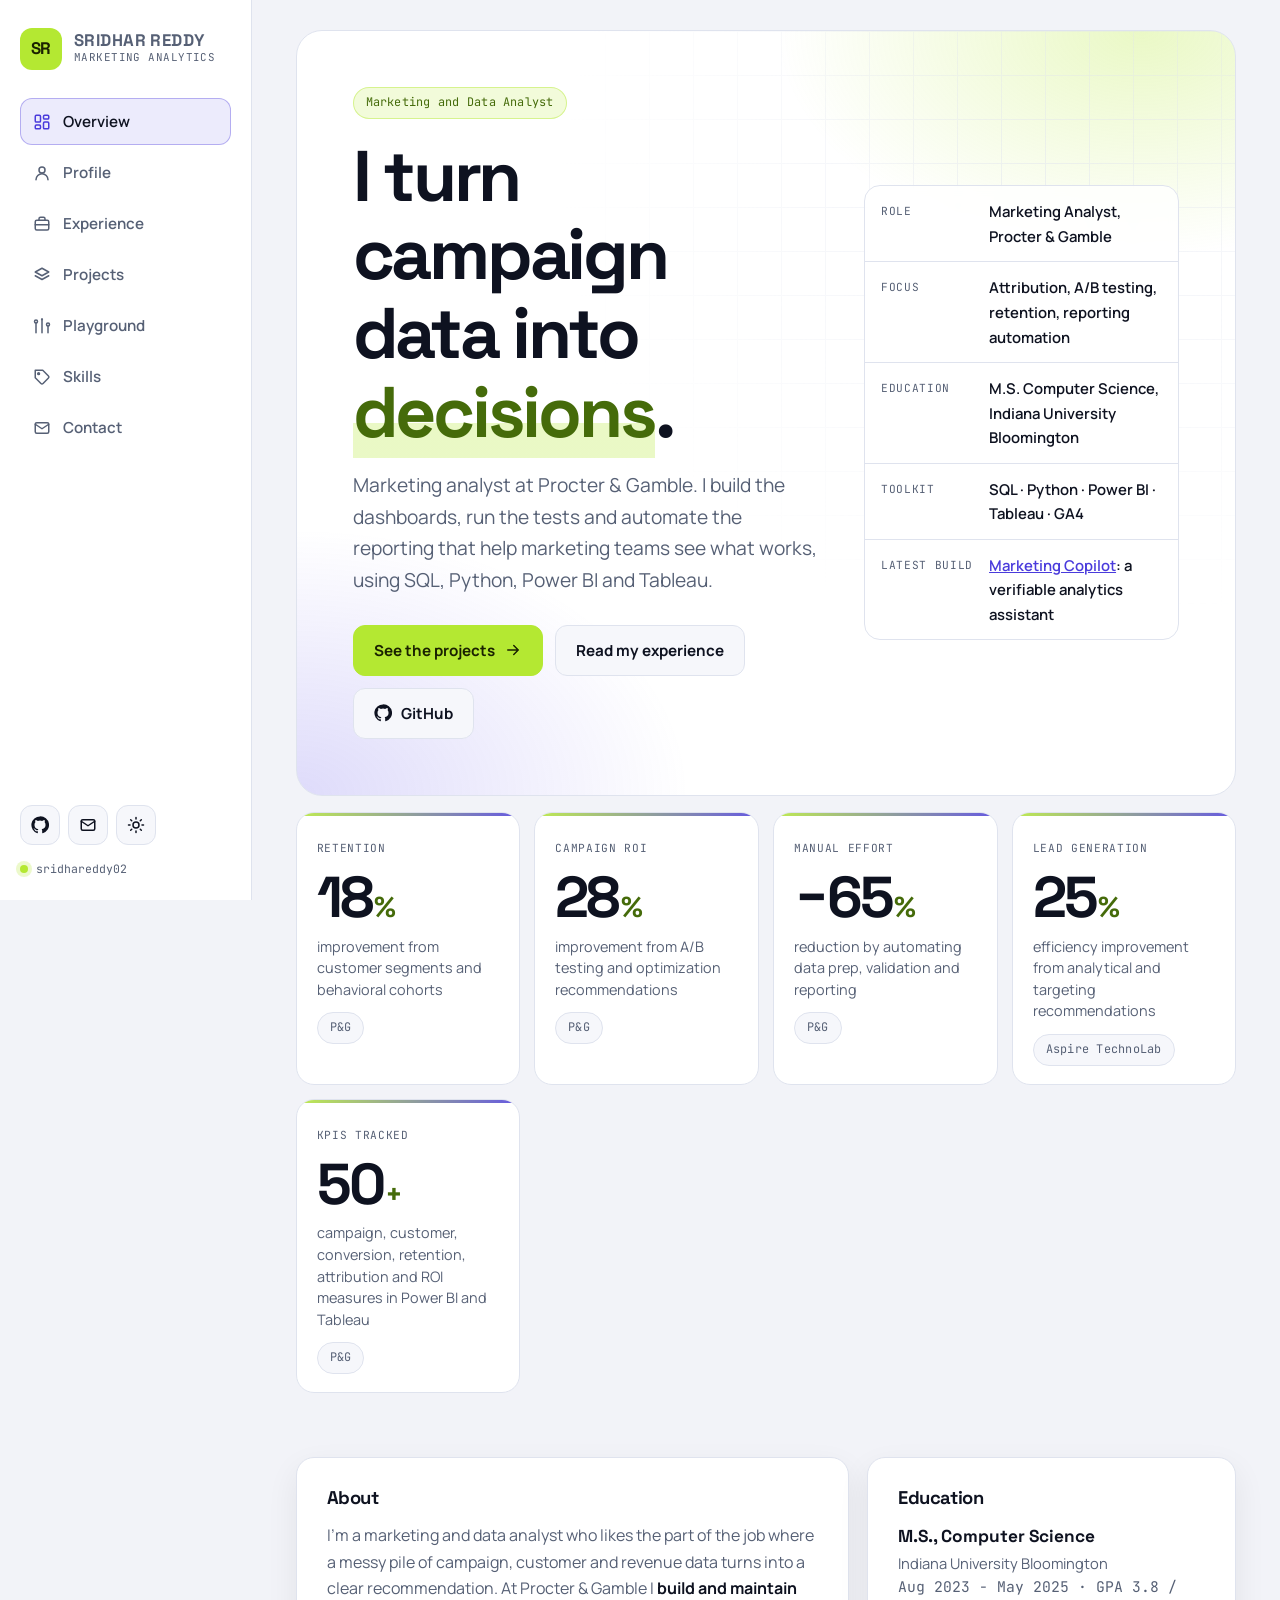
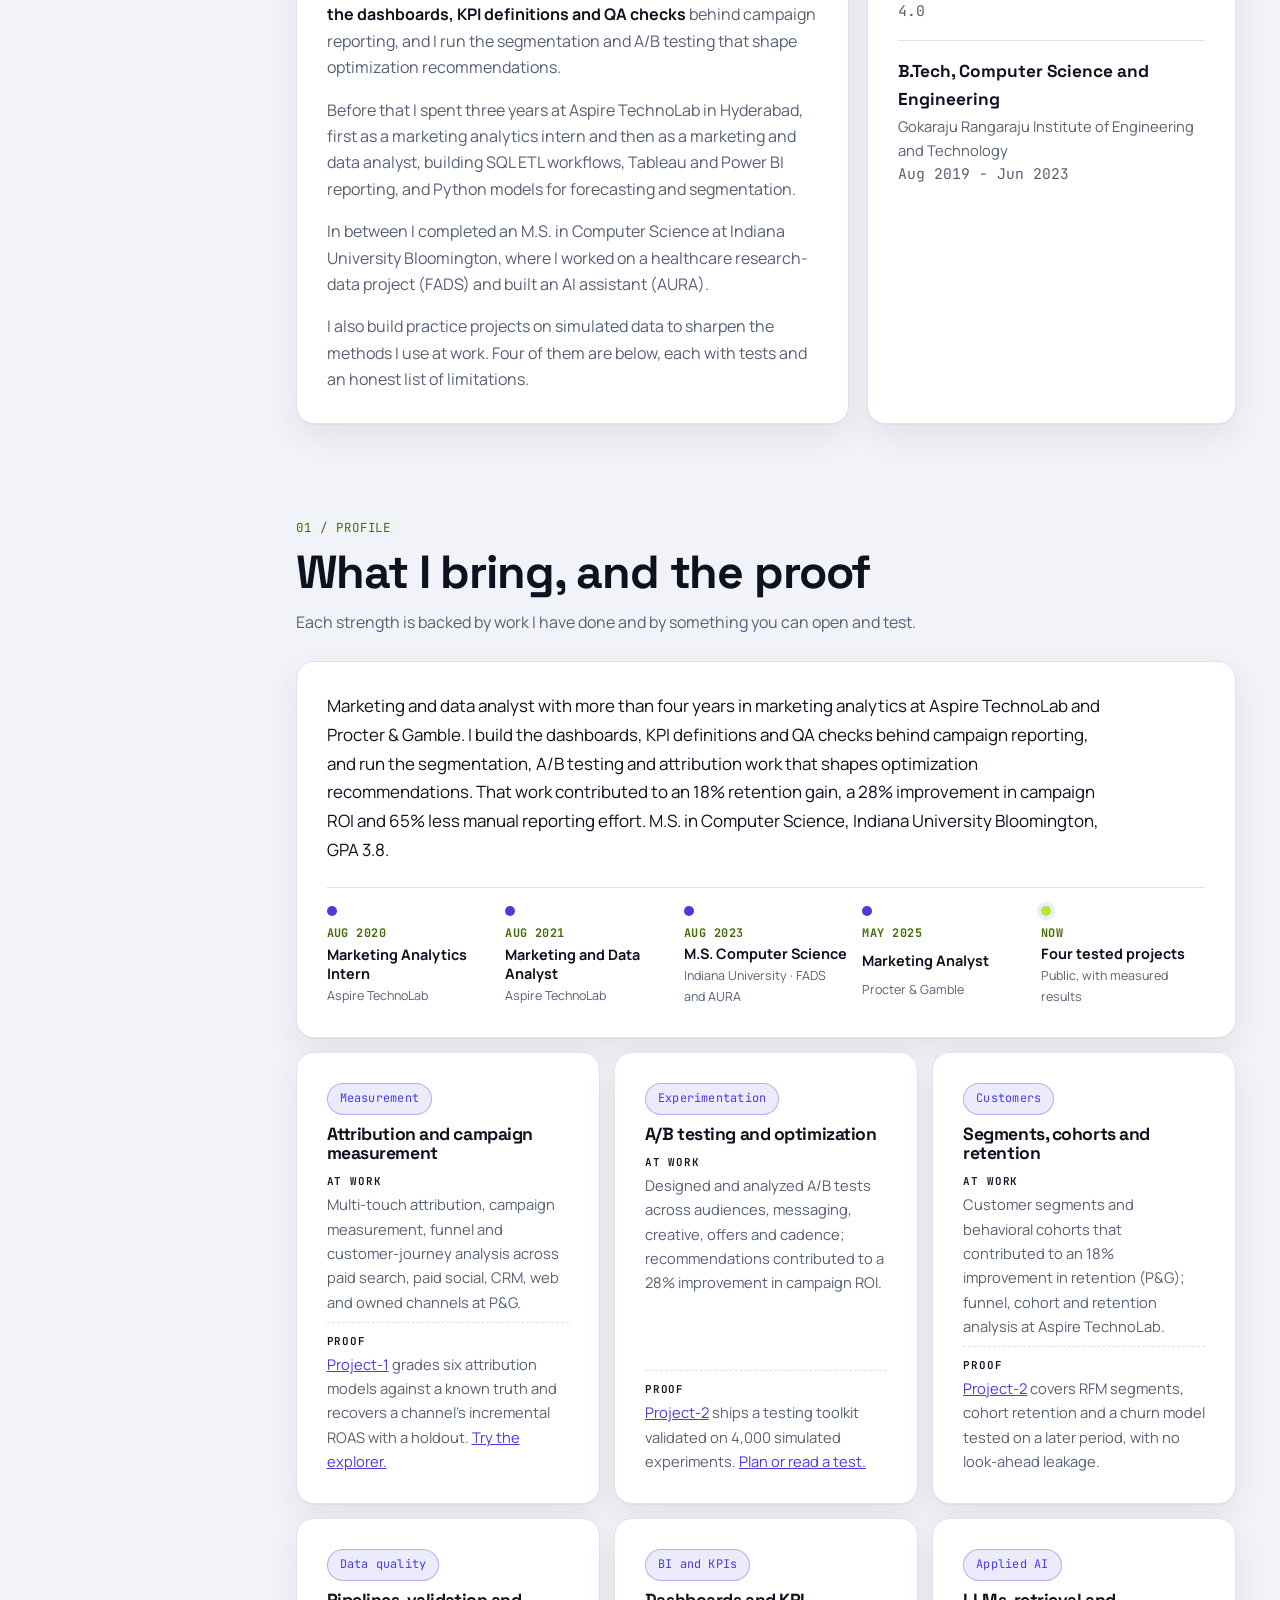
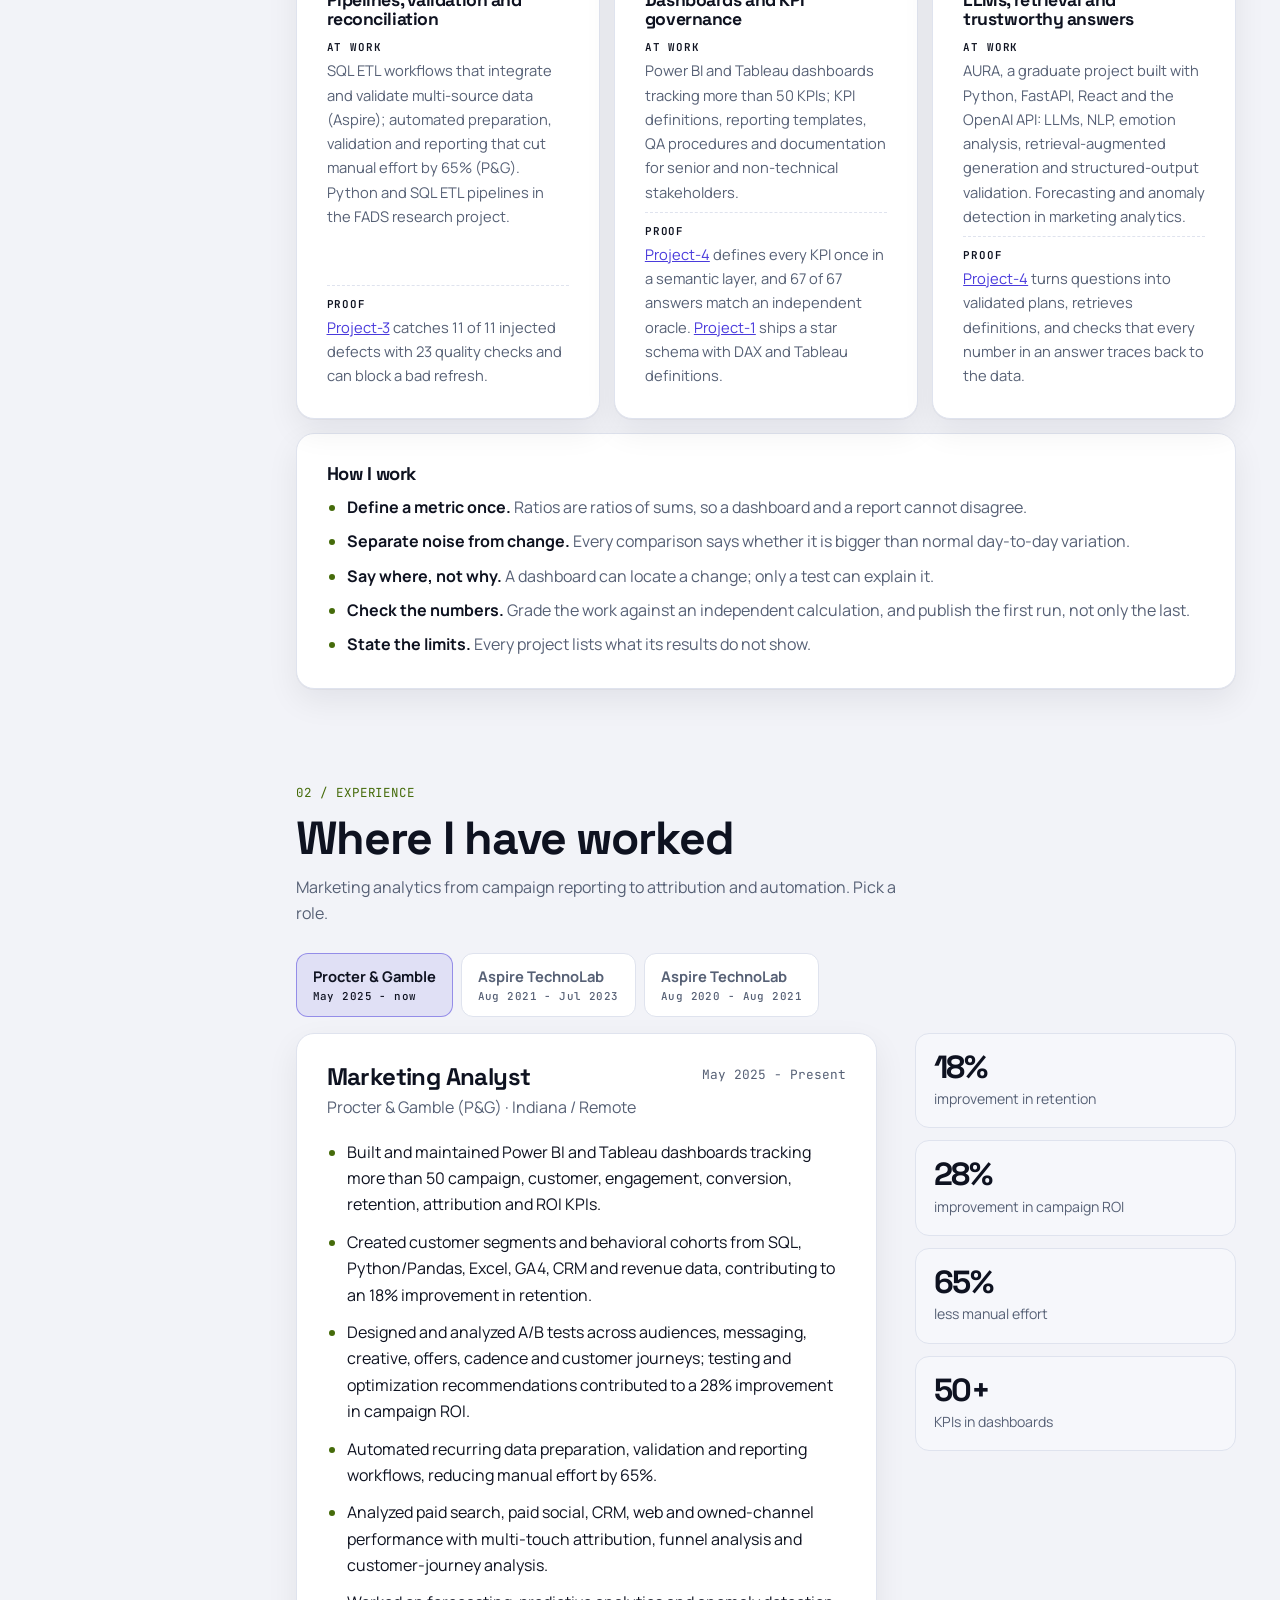
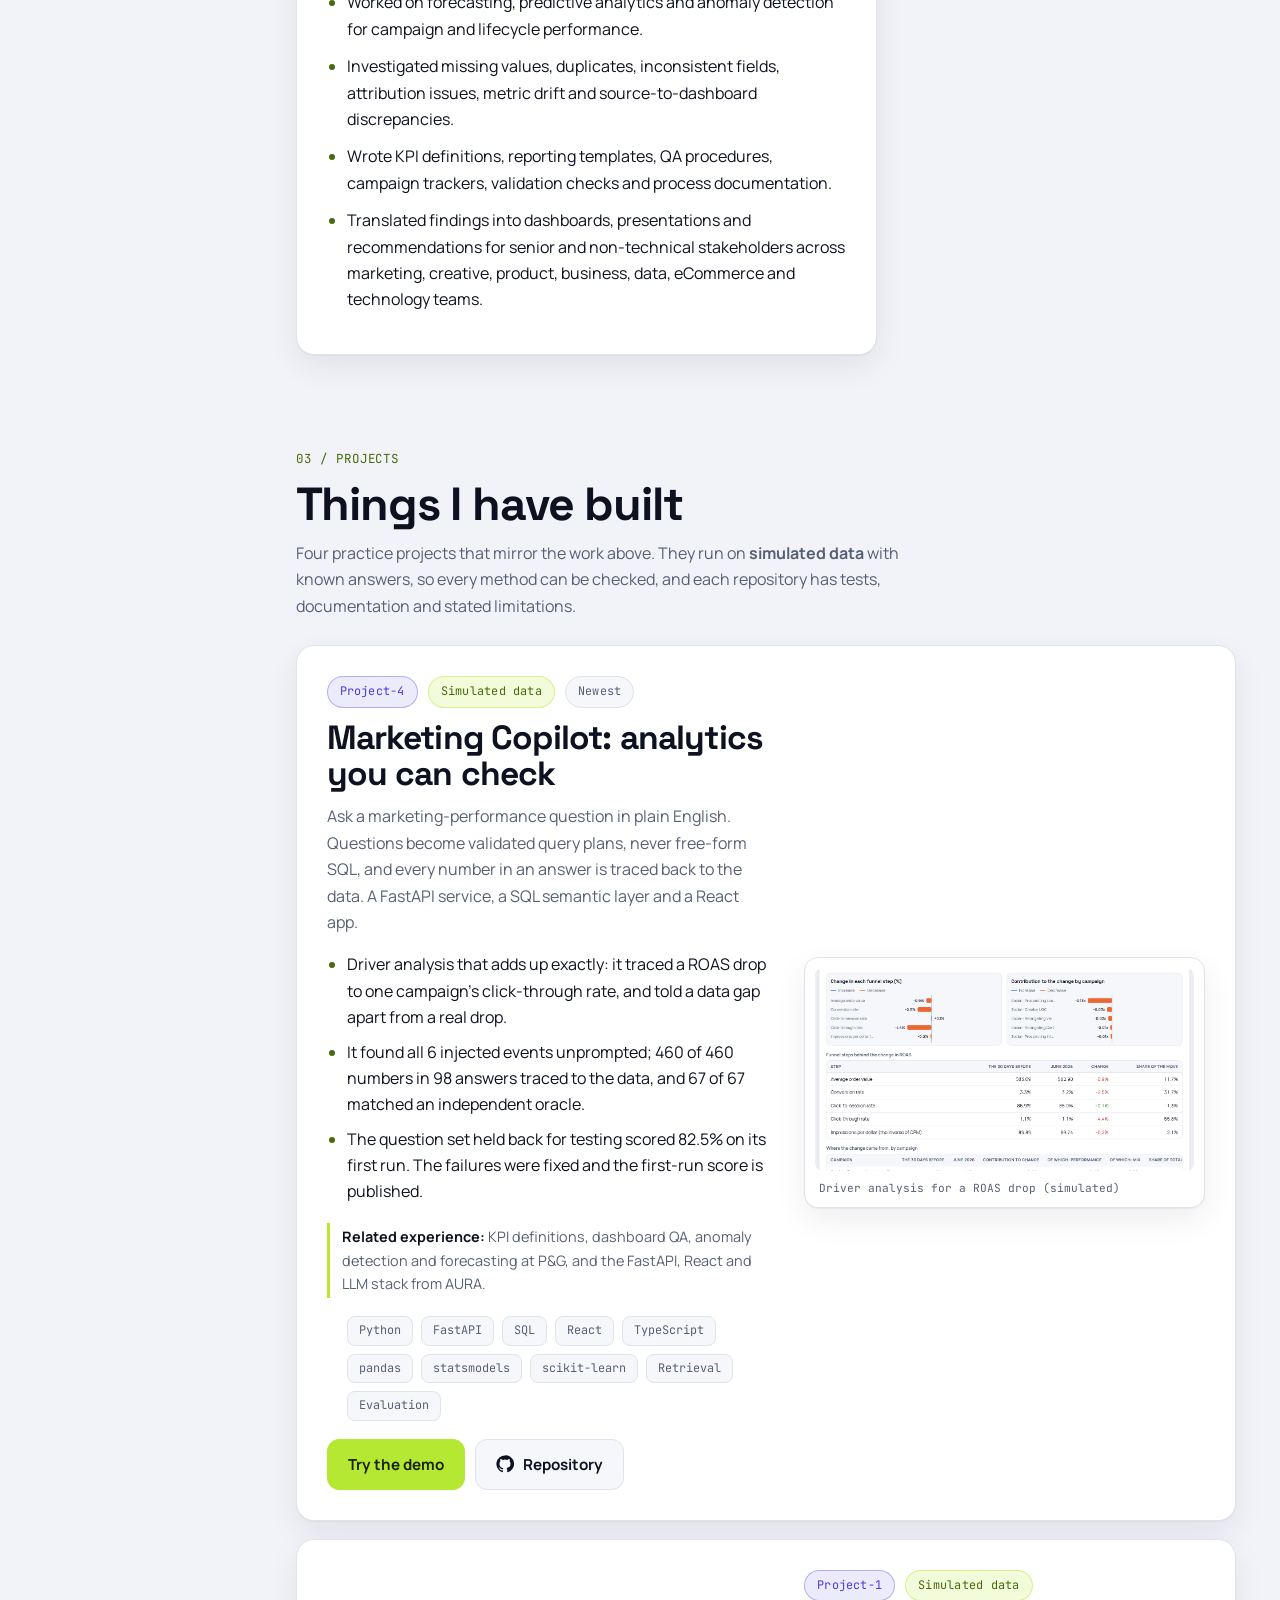
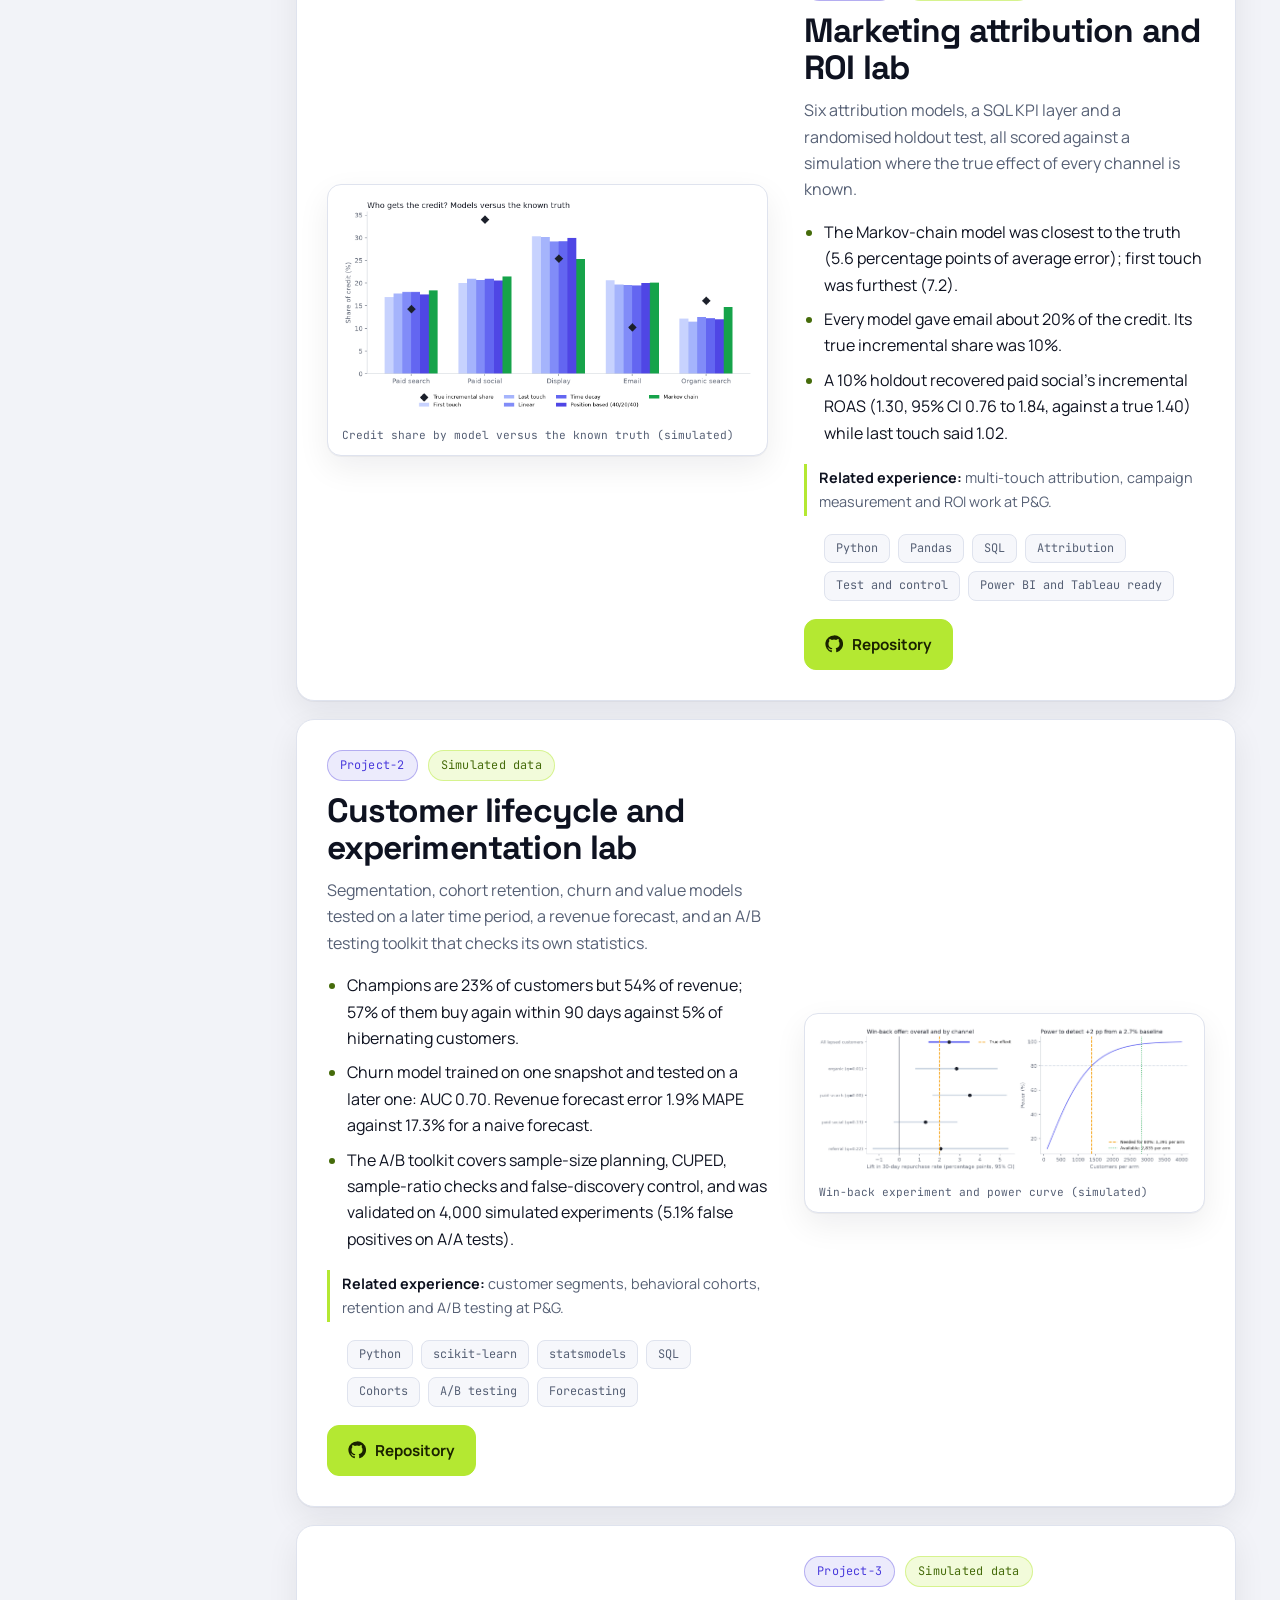
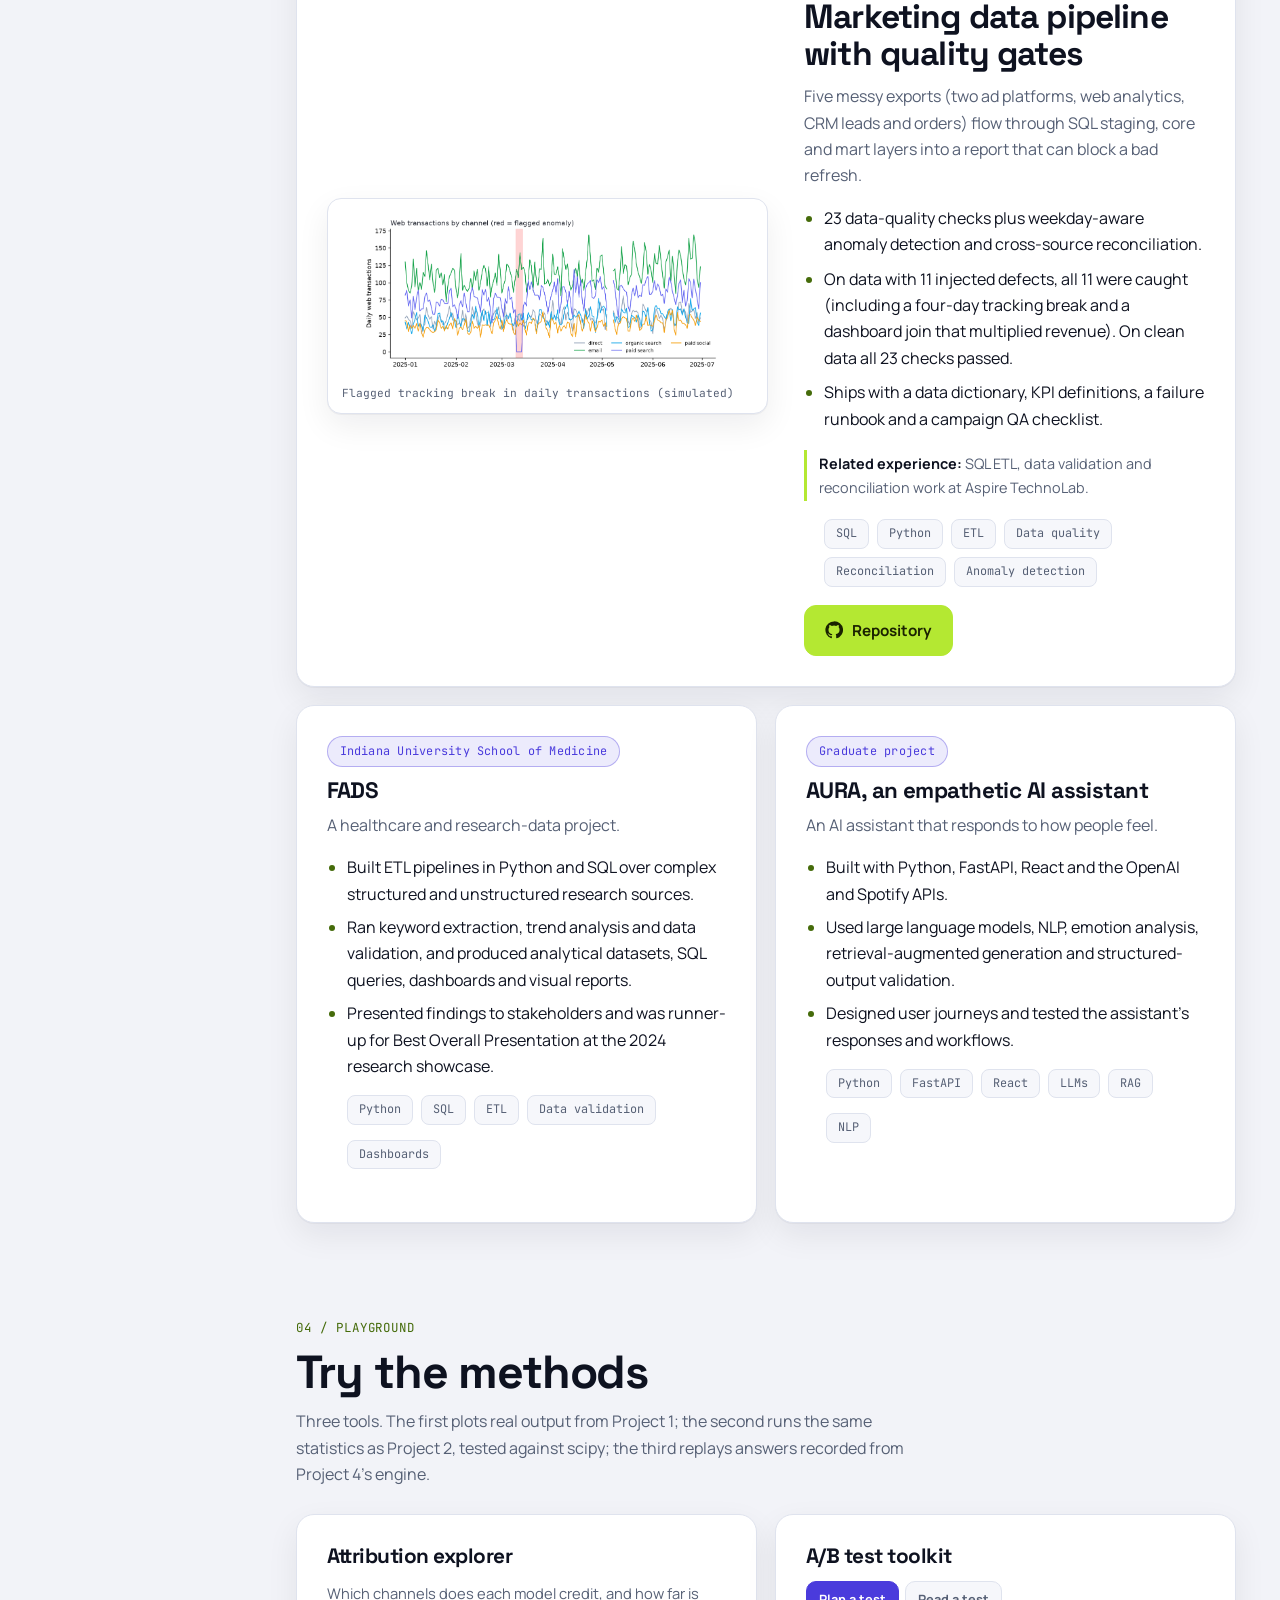
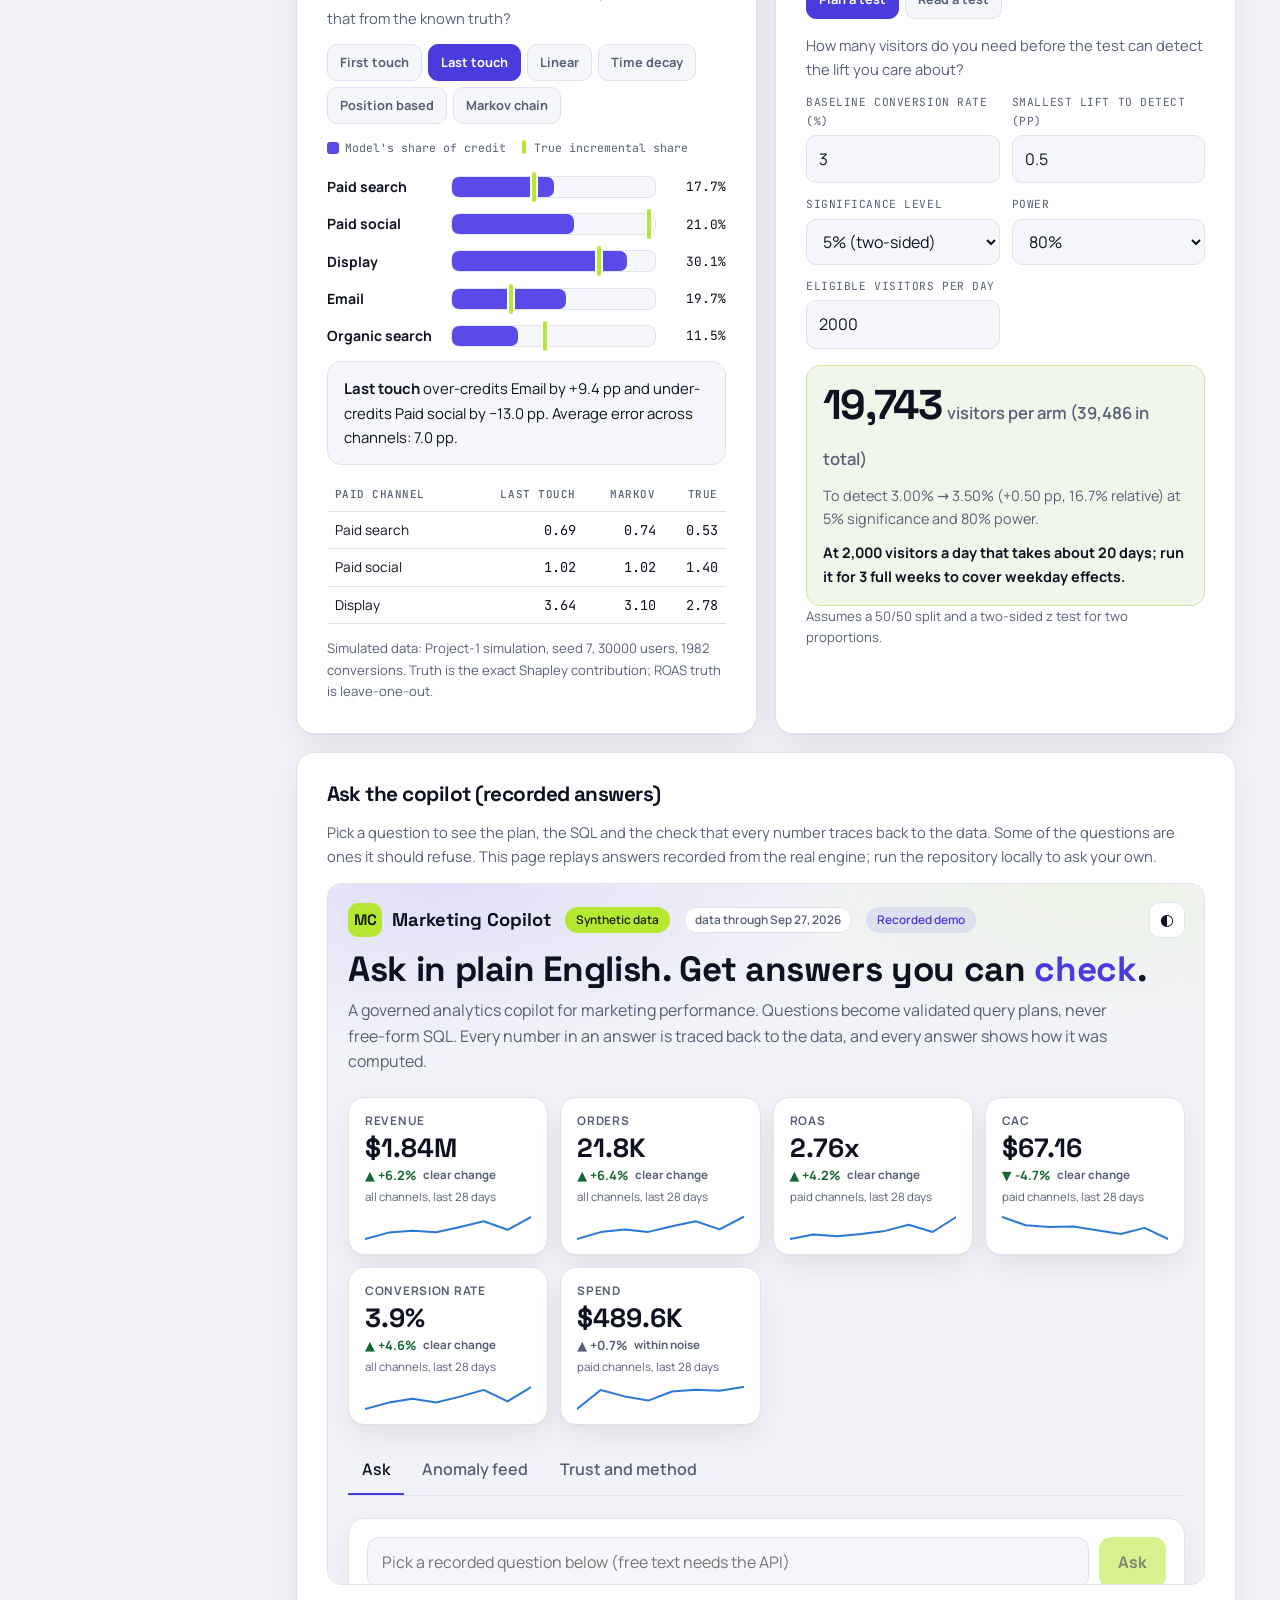
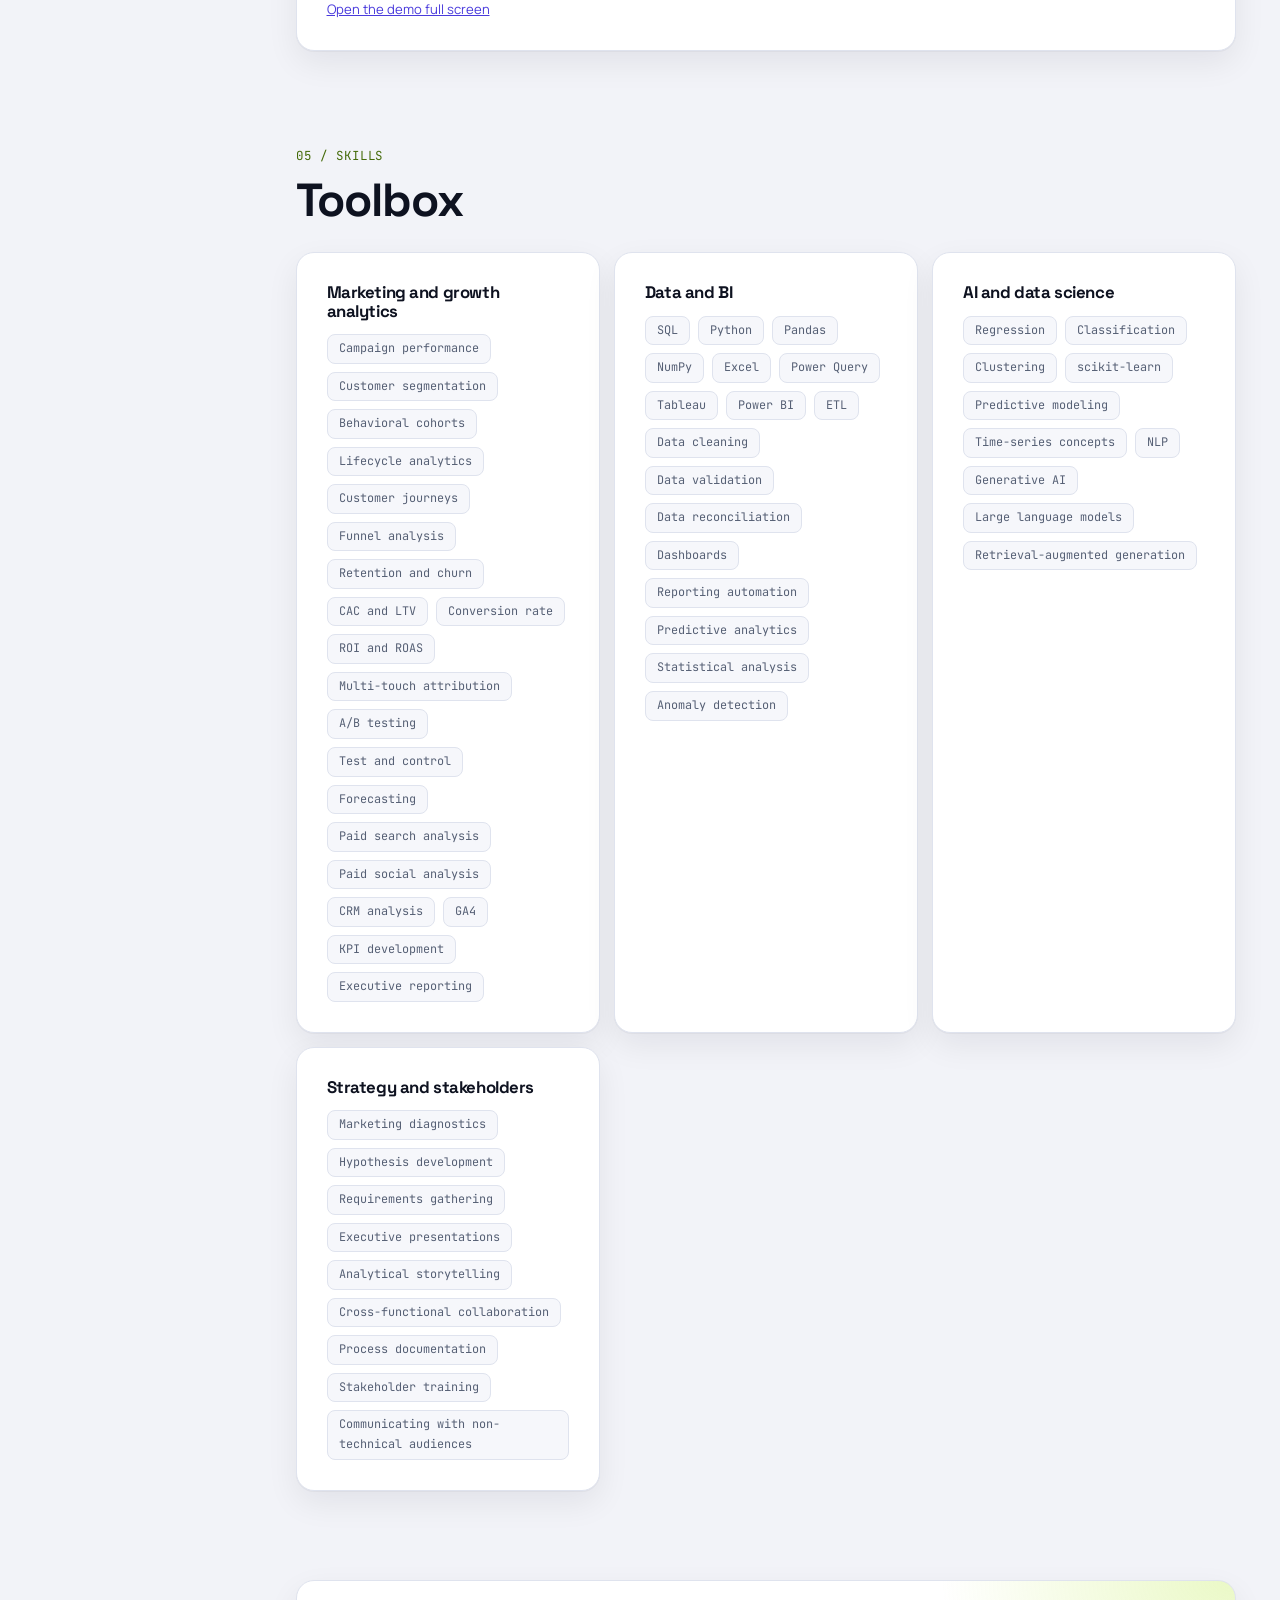
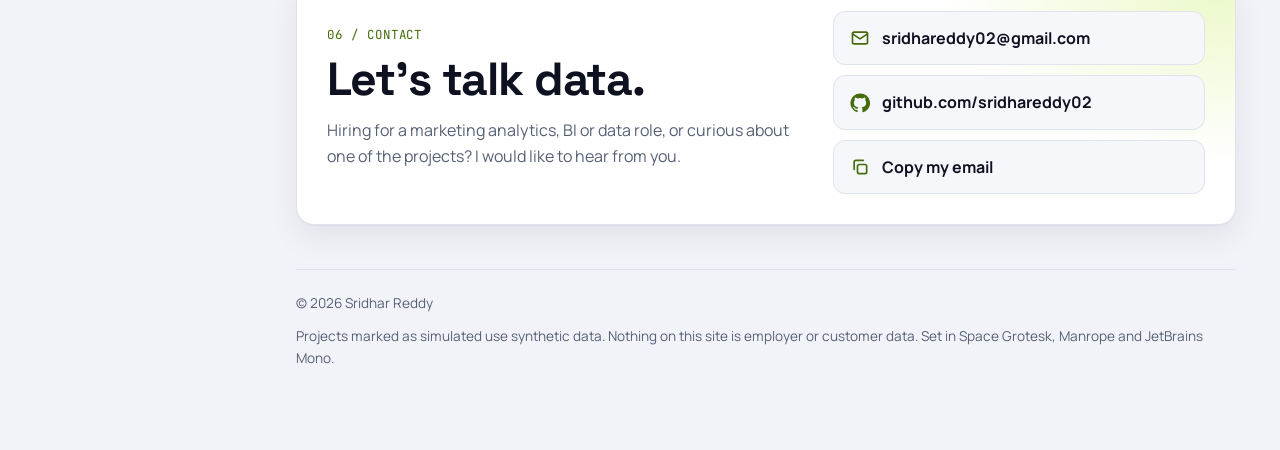
<file: site/index.html>
<!doctype html>
<html lang="en" class="no-js">
<head>
<meta charset="utf-8">
<meta name="viewport" content="width=device-width, initial-scale=1">
<title>Sridhar Reddy | Marketing and Data Analyst</title>
<meta name="description" content="Marketing and data analyst: dashboards, A/B testing, attribution and reporting automation. Portfolio with four tested analytics projects and interactive tools.">
<meta name="theme-color" content="#090b10" media="(prefers-color-scheme: dark)">
<meta name="theme-color" content="#f2f3f8" media="(prefers-color-scheme: light)">
<meta property="og:type" content="website">
<meta property="og:title" content="Sridhar Reddy | Marketing and Data Analyst">
<meta property="og:description" content="Marketing and data analyst: dashboards, A/B testing, attribution and reporting automation. Portfolio with four tested analytics projects and interactive tools.">
<meta property="og:url" content="__BASE_URL__/">
<meta property="og:image" content="__BASE_URL__/assets/img/og.png">
<meta name="twitter:card" content="summary_large_image">
<link rel="canonical" href="__BASE_URL__/">
<link rel="icon" href="./assets/img/favicon.svg" type="image/svg+xml">
<link rel="preload" href="./assets/fonts/space-grotesk-latin-wght-normal.woff2" as="font" type="font/woff2" crossorigin>
<script>
try { var t = localStorage.getItem("theme"); if (t === "light" || t === "dark") document.documentElement.setAttribute("data-theme", t); } catch (e) {}
</script>
<link rel="stylesheet" href="./assets/css/style.css">
</head>
<script type="application/ld+json">
{
  "@context": "https://schema.org",
  "@type": "Person",
  "name": "Sridhar Reddy",
  "jobTitle": "Marketing Analyst",
  "url": "__BASE_URL__/",
  "sameAs": ["https://github.com/sridhareddy02"],
  "alumniOf": [
    { "@type": "CollegeOrUniversity", "name": "Indiana University Bloomington" },
    { "@type": "CollegeOrUniversity", "name": "Gokaraju Rangaraju Institute of Engineering and Technology" }
  ]
}
</script>
<body>
<a class="skip-link" href="#main">Skip to content</a>
<div class="app">
  <aside class="rail" aria-label="Site">
    <a class="brand" href="#overview" aria-label="Sridhar Reddy, top of page">
      <span class="brand-mark">SR</span>
      <span><b>Sridhar Reddy</b><span>Marketing analytics</span></span>
    </a>
    <nav class="nav" aria-label="Sections">
        <a href="#overview" data-nav="overview"><svg viewBox="0 0 24 24" fill="none" stroke="currentColor" stroke-width="2" stroke-linecap="round" stroke-linejoin="round" aria-hidden="true"><rect x="3" y="3" width="7" height="9" rx="1.5"/><rect x="14" y="3" width="7" height="5" rx="1.5"/><rect x="14" y="12" width="7" height="9" rx="1.5"/><rect x="3" y="16" width="7" height="5" rx="1.5"/></svg><span>Overview</span></a>
        <a href="#profile" data-nav="profile"><svg viewBox="0 0 24 24" fill="none" stroke="currentColor" stroke-width="2" stroke-linecap="round" stroke-linejoin="round" aria-hidden="true"><circle cx="12" cy="8" r="4"/><path d="M4 21a8 8 0 0 1 16 0"/></svg><span>Profile</span></a>
    <a href="#experience" data-nav="experience"><svg viewBox="0 0 24 24" fill="none" stroke="currentColor" stroke-width="2" stroke-linecap="round" stroke-linejoin="round" aria-hidden="true"><rect x="3" y="7" width="18" height="13" rx="2"/><path d="M8 7V5a2 2 0 0 1 2-2h4a2 2 0 0 1 2 2v2M3 13h18"/></svg><span>Experience</span></a>
        <a href="#projects" data-nav="projects"><svg viewBox="0 0 24 24" fill="none" stroke="currentColor" stroke-width="2" stroke-linecap="round" stroke-linejoin="round" aria-hidden="true"><path d="m12 3 9 5-9 5-9-5z"/><path d="m3 13 9 5 9-5"/></svg><span>Projects</span></a>
        <a href="#playground" data-nav="playground"><svg viewBox="0 0 24 24" fill="none" stroke="currentColor" stroke-width="2" stroke-linecap="round" stroke-linejoin="round" aria-hidden="true"><path d="M4 21V8M12 21V3M20 21v-9"/><circle cx="4" cy="6" r="2"/><circle cx="12" cy="3" r="0.5"/><circle cx="20" cy="10" r="2"/></svg><span>Playground</span></a>
        <a href="#skills" data-nav="skills"><svg viewBox="0 0 24 24" fill="none" stroke="currentColor" stroke-width="2" stroke-linecap="round" stroke-linejoin="round" aria-hidden="true"><path d="M20.6 13.4 13.4 20.6a2 2 0 0 1-2.8 0L3 13V3h10l7.6 7.6a2 2 0 0 1 0 2.8z"/><circle cx="7.5" cy="7.5" r="1.2"/></svg><span>Skills</span></a>
        <a href="#contact" data-nav="contact"><svg viewBox="0 0 24 24" fill="none" stroke="currentColor" stroke-width="2" stroke-linecap="round" stroke-linejoin="round" aria-hidden="true"><rect x="3" y="5" width="18" height="14" rx="2"/><path d="m3 7 9 6 9-6"/></svg><span>Contact</span></a>
    </nav>
    <div class="rail-foot">
      <div class="rail-links">
        <a class="icon-btn" href="https://github.com/sridhareddy02" target="_blank" rel="noopener noreferrer" aria-label="GitHub"><svg viewBox="0 0 24 24" fill="currentColor" aria-hidden="true"><path d="M12 .5a11.5 11.5 0 0 0-3.64 22.41c.58.1.79-.25.79-.56v-2c-3.2.7-3.88-1.37-3.88-1.37-.52-1.33-1.28-1.69-1.28-1.69-1.04-.71.08-.7.08-.7 1.15.08 1.76 1.18 1.76 1.18 1.03 1.76 2.69 1.25 3.35.96.1-.74.4-1.25.73-1.54-2.55-.29-5.24-1.28-5.24-5.69 0-1.26.45-2.28 1.18-3.09-.12-.29-.51-1.46.11-3.05 0 0 .97-.31 3.17 1.18a11 11 0 0 1 5.78 0c2.2-1.49 3.17-1.18 3.17-1.18.62 1.59.23 2.76.11 3.05.74.81 1.18 1.83 1.18 3.09 0 4.42-2.69 5.39-5.25 5.68.41.36.78 1.06.78 2.14v3.17c0 .31.21.67.8.56A11.5 11.5 0 0 0 12 .5z"/></svg></a>
        <a class="icon-btn" href="#" data-email aria-label="Email"><svg viewBox="0 0 24 24" fill="none" stroke="currentColor" stroke-width="2" stroke-linecap="round" stroke-linejoin="round" aria-hidden="true"><rect x="3" y="5" width="18" height="14" rx="2"/><path d="m3 7 9 6 9-6"/></svg></a>
        <button class="icon-btn theme-btn" type="button" data-theme-toggle aria-label="Switch between light and dark"><svg viewBox="0 0 24 24" fill="none" stroke="currentColor" stroke-width="2" stroke-linecap="round" stroke-linejoin="round" aria-hidden="true" class="sun"><circle cx="12" cy="12" r="4"/><path d="M12 2v2M12 20v2M4.9 4.9l1.4 1.4M17.7 17.7l1.4 1.4M2 12h2M20 12h2M4.9 19.1l1.4-1.4M17.7 6.3l1.4-1.4"/></svg><svg viewBox="0 0 24 24" fill="none" stroke="currentColor" stroke-width="2" stroke-linecap="round" stroke-linejoin="round" aria-hidden="true" class="moon"><path d="M21 12.8A9 9 0 1 1 11.2 3a7 7 0 0 0 9.8 9.8z"/></svg></button>
      </div>
      <span class="status-chip"><i></i>sridhareddy02</span>
    </div>
  </aside>

  <div>
    <div class="topbar">
      <a class="brand" href="#overview" aria-label="Sridhar Reddy, top of page"><span class="brand-mark">SR</span><span><b>Sridhar Reddy</b></span></a>
      <button class="icon-btn theme-btn" type="button" data-theme-toggle aria-label="Switch between light and dark"><svg viewBox="0 0 24 24" fill="none" stroke="currentColor" stroke-width="2" stroke-linecap="round" stroke-linejoin="round" aria-hidden="true" class="sun"><circle cx="12" cy="12" r="4"/><path d="M12 2v2M12 20v2M4.9 4.9l1.4 1.4M17.7 17.7l1.4 1.4M2 12h2M20 12h2M4.9 19.1l1.4-1.4M17.7 6.3l1.4-1.4"/></svg><svg viewBox="0 0 24 24" fill="none" stroke="currentColor" stroke-width="2" stroke-linecap="round" stroke-linejoin="round" aria-hidden="true" class="moon"><path d="M21 12.8A9 9 0 1 1 11.2 3a7 7 0 0 0 9.8 9.8z"/></svg></button>
    </div>

    <main class="main" id="main">
      <section id="overview" aria-label="Overview">
        <div class="hero">
          <div>
            <span class="chip lime">Marketing and Data Analyst</span>
            <h1>I turn campaign data into <em>decisions</em>.</h1>
            <p class="lede">Marketing analyst at Procter &amp; Gamble. I build the dashboards, run the tests and automate the reporting that help marketing teams see what works, using SQL, Python, Power BI and Tableau.</p>
            <div class="cta-row">
              <a class="btn btn-primary" href="#projects">See the projects <svg viewBox="0 0 24 24" fill="none" stroke="currentColor" stroke-width="2" stroke-linecap="round" stroke-linejoin="round" aria-hidden="true"><path d="M5 12h14M13 6l6 6-6 6"/></svg></a>
              <a class="btn" href="#experience">Read my experience</a>
              <a class="btn" href="https://github.com/sridhareddy02" target="_blank" rel="noopener noreferrer"><svg viewBox="0 0 24 24" fill="currentColor" aria-hidden="true"><path d="M12 .5a11.5 11.5 0 0 0-3.64 22.41c.58.1.79-.25.79-.56v-2c-3.2.7-3.88-1.37-3.88-1.37-.52-1.33-1.28-1.69-1.28-1.69-1.04-.71.08-.7.08-.7 1.15.08 1.76 1.18 1.76 1.18 1.03 1.76 2.69 1.25 3.35.96.1-.74.4-1.25.73-1.54-2.55-.29-5.24-1.28-5.24-5.69 0-1.26.45-2.28 1.18-3.09-.12-.29-.51-1.46.11-3.05 0 0 .97-.31 3.17 1.18a11 11 0 0 1 5.78 0c2.2-1.49 3.17-1.18 3.17-1.18.62 1.59.23 2.76.11 3.05.74.81 1.18 1.83 1.18 3.09 0 4.42-2.69 5.39-5.25 5.68.41.36.78 1.06.78 2.14v3.17c0 .31.21.67.8.56A11.5 11.5 0 0 0 12 .5z"/></svg> GitHub</a>
            </div>
          </div>
          <dl class="profile">
            <div><dt>Role</dt><dd>Marketing Analyst, Procter &amp; Gamble</dd></div>
            <div><dt>Focus</dt><dd>Attribution, A/B testing, retention, reporting automation</dd></div>
            <div><dt>Education</dt><dd>M.S. Computer Science, Indiana University Bloomington</dd></div>
            <div><dt>Toolkit</dt><dd>SQL &middot; Python &middot; Power BI &middot; Tableau &middot; GA4</dd></div>
            <div><dt>Latest build</dt><dd><a href="#projects">Marketing Copilot</a>: a verifiable analytics assistant</dd></div>
          </dl>
        </div>

        <ul class="kpis" aria-label="Results at a glance">
        <li class="kpi reveal">
          <span class="kpi-label">Retention</span>
          <span class="kpi-value" data-count="18" data-prefix="" data-suffix="%" aria-label="18 percent">18<small>%</small></span>
          <p>improvement from customer segments and behavioral cohorts</p>
          <span class="chip">P&amp;G</span>
        </li>
        <li class="kpi reveal">
          <span class="kpi-label">Campaign ROI</span>
          <span class="kpi-value" data-count="28" data-prefix="" data-suffix="%" aria-label="28 percent">28<small>%</small></span>
          <p>improvement from A/B testing and optimization recommendations</p>
          <span class="chip">P&amp;G</span>
        </li>
        <li class="kpi reveal">
          <span class="kpi-label">Manual effort</span>
          <span class="kpi-value" data-count="65" data-prefix="&minus;" data-suffix="%" aria-label="minus 65 percent">&minus;65<small>%</small></span>
          <p>reduction by automating data prep, validation and reporting</p>
          <span class="chip">P&amp;G</span>
        </li>
        <li class="kpi reveal">
          <span class="kpi-label">Lead generation</span>
          <span class="kpi-value" data-count="25" data-prefix="" data-suffix="%" aria-label="25 percent">25<small>%</small></span>
          <p>efficiency improvement from analytical and targeting recommendations</p>
          <span class="chip">Aspire TechnoLab</span>
        </li>
        <li class="kpi reveal">
          <span class="kpi-label">KPIs tracked</span>
          <span class="kpi-value" data-count="50" data-prefix="" data-suffix="+" aria-label="50 plus">50<small>+</small></span>
          <p>campaign, customer, conversion, retention, attribution and ROI measures in Power BI and Tableau</p>
          <span class="chip">P&amp;G</span>
        </li>
        </ul>

        <div class="section" style="padding-top:clamp(40px,5vw,64px)">
          <div class="about-grid">
            <div class="card reveal">
              <h3>About</h3>
              <p>I'm a marketing and data analyst who likes the part of the job where a messy pile of campaign, customer and revenue data turns into a clear recommendation. At Procter &amp; Gamble I <strong>build and maintain the dashboards, KPI definitions and QA checks</strong> behind campaign reporting, and I run the segmentation and A/B testing that shape optimization recommendations.</p>
              <p>Before that I spent three years at Aspire TechnoLab in Hyderabad, first as a marketing analytics intern and then as a marketing and data analyst, building SQL ETL workflows, Tableau and Power BI reporting, and Python models for forecasting and segmentation.</p>
              <p>In between I completed an M.S. in Computer Science at Indiana University Bloomington, where I worked on a healthcare research-data project (FADS) and built an AI assistant (AURA).</p>
              <p style="margin-bottom:0">I also build practice projects on simulated data to sharpen the methods I use at work. Four of them are below, each with tests and an honest list of limitations.</p>
            </div>
            <aside class="card reveal" aria-labelledby="edu-h">
              <h3 id="edu-h">Education</h3>
              <div class="edu-item"><b>M.S., Computer Science</b><span>Indiana University Bloomington</span><span class="mono">Aug 2023 - May 2025 &middot; GPA 3.8 / 4.0</span></div>
              <div class="edu-item"><b>B.Tech, Computer Science and Engineering</b><span>Gokaraju Rangaraju Institute of Engineering and Technology</span><span class="mono">Aug 2019 - Jun 2023</span></div>
            </aside>
          </div>
        </div>
      </section>

      <section class="section" id="profile" aria-labelledby="profile-h">
        <div class="section-head reveal"><span class="idx">01 / Profile</span><h2 id="profile-h">What I bring, and the proof</h2><p>Each strength is backed by work I have done and by something you can open and test.</p></div>

        <div class="card summary-card reveal">
          <p class="summary">Marketing and data analyst with more than four years in marketing analytics at Aspire TechnoLab and Procter &amp; Gamble. I build the dashboards, KPI definitions and QA checks behind campaign reporting, and run the segmentation, A/B testing and attribution work that shapes optimization recommendations. That work contributed to an 18% retention gain, a 28% improvement in campaign ROI and 65% less manual reporting effort. M.S. in Computer Science, Indiana University Bloomington, GPA 3.8.</p>
          <ol class="timeline" aria-label="Career timeline">
            <li><b>Aug 2020</b><span>Marketing Analytics Intern</span><small>Aspire TechnoLab</small></li>
            <li><b>Aug 2021</b><span>Marketing and Data Analyst</span><small>Aspire TechnoLab</small></li>
            <li><b>Aug 2023</b><span>M.S. Computer Science</span><small>Indiana University &middot; FADS and AURA</small></li>
            <li><b>May 2025</b><span>Marketing Analyst</span><small>Procter &amp; Gamble</small></li>
            <li class="now"><b>Now</b><span>Four tested projects</span><small>Public, with measured results</small></li>
          </ol>
        </div>

        <div class="cap-grid">
          <article class="card cap reveal">
            <span class="chip violet">Measurement</span>
            <h3>Attribution and campaign measurement</h3>
            <p><b>At work</b> Multi-touch attribution, campaign measurement, funnel and customer-journey analysis across paid search, paid social, CRM, web and owned channels at P&amp;G.</p>
            <p class="proof"><b>Proof</b> <a href="https://github.com/sridhareddy02/Project-1" target="_blank" rel="noopener noreferrer">Project-1</a> grades six attribution models against a known truth and recovers a channel's incremental ROAS with a holdout. <a href="#explorer">Try the explorer.</a></p>
          </article>
          <article class="card cap reveal">
            <span class="chip violet">Experimentation</span>
            <h3>A/B testing and optimization</h3>
            <p><b>At work</b> Designed and analyzed A/B tests across audiences, messaging, creative, offers and cadence; recommendations contributed to a 28% improvement in campaign ROI.</p>
            <p class="proof"><b>Proof</b> <a href="https://github.com/sridhareddy02/Project-2" target="_blank" rel="noopener noreferrer">Project-2</a> ships a testing toolkit validated on 4,000 simulated experiments. <a href="#toolkit">Plan or read a test.</a></p>
          </article>
          <article class="card cap reveal">
            <span class="chip violet">Customers</span>
            <h3>Segments, cohorts and retention</h3>
            <p><b>At work</b> Customer segments and behavioral cohorts that contributed to an 18% improvement in retention (P&amp;G); funnel, cohort and retention analysis at Aspire TechnoLab.</p>
            <p class="proof"><b>Proof</b> <a href="https://github.com/sridhareddy02/Project-2" target="_blank" rel="noopener noreferrer">Project-2</a> covers RFM segments, cohort retention and a churn model tested on a later period, with no look-ahead leakage.</p>
          </article>
          <article class="card cap reveal">
            <span class="chip violet">Data quality</span>
            <h3>Pipelines, validation and reconciliation</h3>
            <p><b>At work</b> SQL ETL workflows that integrate and validate multi-source data (Aspire); automated preparation, validation and reporting that cut manual effort by 65% (P&amp;G). Python and SQL ETL pipelines in the FADS research project.</p>
            <p class="proof"><b>Proof</b> <a href="https://github.com/sridhareddy02/Project-3" target="_blank" rel="noopener noreferrer">Project-3</a> catches 11 of 11 injected defects with 23 quality checks and can block a bad refresh.</p>
          </article>
          <article class="card cap reveal">
            <span class="chip violet">BI and KPIs</span>
            <h3>Dashboards and KPI governance</h3>
            <p><b>At work</b> Power BI and Tableau dashboards tracking more than 50 KPIs; KPI definitions, reporting templates, QA procedures and documentation for senior and non-technical stakeholders.</p>
            <p class="proof"><b>Proof</b> <a href="#copilot">Project-4</a> defines every KPI once in a semantic layer, and 67 of 67 answers match an independent oracle. <a href="https://github.com/sridhareddy02/Project-1" target="_blank" rel="noopener noreferrer">Project-1</a> ships a star schema with DAX and Tableau definitions.</p>
          </article>
          <article class="card cap reveal">
            <span class="chip violet">Applied AI</span>
            <h3>LLMs, retrieval and trustworthy answers</h3>
            <p><b>At work</b> AURA, a graduate project built with Python, FastAPI, React and the OpenAI API: LLMs, NLP, emotion analysis, retrieval-augmented generation and structured-output validation. Forecasting and anomaly detection in marketing analytics.</p>
            <p class="proof"><b>Proof</b> <a href="#copilot">Project-4</a> turns questions into validated plans, retrieves definitions, and checks that every number in an answer traces back to the data.</p>
          </article>
        </div>

        <div class="card principles reveal">
          <h3>How I work</h3>
          <ul>
            <li><b>Define a metric once.</b> Ratios are ratios of sums, so a dashboard and a report cannot disagree.</li>
            <li><b>Separate noise from change.</b> Every comparison says whether it is bigger than normal day-to-day variation.</li>
            <li><b>Say where, not why.</b> A dashboard can locate a change; only a test can explain it.</li>
            <li><b>Check the numbers.</b> Grade the work against an independent calculation, and publish the first run, not only the last.</li>
            <li><b>State the limits.</b> Every project lists what its results do not show.</li>
          </ul>
        </div>
      </section>

      <section class="section" id="experience" aria-labelledby="exp-h">
        <div class="section-head reveal"><span class="idx">02 / Experience</span><h2 id="exp-h">Where I have worked</h2><p>Marketing analytics from campaign reporting to attribution and automation. Pick a role.</p></div>
        <div class="tabs" role="tablist" aria-label="Roles" data-tabs>
        <button class="tab" role="tab" id="tab-pg" aria-selected="true" aria-controls="panel-pg" tabindex="0" type="button">Procter &amp; Gamble<small>May 2025 - now</small></button>
        <button class="tab" role="tab" id="tab-aspire" aria-selected="false" aria-controls="panel-aspire" tabindex="-1" type="button">Aspire TechnoLab<small>Aug 2021 - Jul 2023</small></button>
        <button class="tab" role="tab" id="tab-intern" aria-selected="false" aria-controls="panel-intern" tabindex="-1" type="button">Aspire TechnoLab<small>Aug 2020 - Aug 2021</small></button>
        </div>
      <div class="role" role="tabpanel" id="panel-pg" aria-labelledby="tab-pg">
        <div class="card">
          <div class="role-head"><h3>Marketing Analyst</h3><span class="when">May 2025 - Present</span></div>
          <p class="org">Procter &amp; Gamble (P&amp;G) &middot; Indiana / Remote</p>
          <ul>
            <li>Built and maintained Power BI and Tableau dashboards tracking more than 50 campaign, customer, engagement, conversion, retention, attribution and ROI KPIs.</li>
            <li>Created customer segments and behavioral cohorts from SQL, Python/Pandas, Excel, GA4, CRM and revenue data, contributing to an 18% improvement in retention.</li>
            <li>Designed and analyzed A/B tests across audiences, messaging, creative, offers, cadence and customer journeys; testing and optimization recommendations contributed to a 28% improvement in campaign ROI.</li>
            <li>Automated recurring data preparation, validation and reporting workflows, reducing manual effort by 65%.</li>
            <li>Analyzed paid search, paid social, CRM, web and owned-channel performance with multi-touch attribution, funnel analysis and customer-journey analysis.</li>
            <li>Worked on forecasting, predictive analytics and anomaly detection for campaign and lifecycle performance.</li>
            <li>Investigated missing values, duplicates, inconsistent fields, attribution issues, metric drift and source-to-dashboard discrepancies.</li>
            <li>Wrote KPI definitions, reporting templates, QA procedures, campaign trackers, validation checks and process documentation.</li>
            <li>Translated findings into dashboards, presentations and recommendations for senior and non-technical stakeholders across marketing, creative, product, business, data, eCommerce and technology teams.</li>
          </ul>
        </div>
        <ul class="impact" aria-label="Results">
          <li><b>18%</b><span>improvement in retention</span></li>
          <li><b>28%</b><span>improvement in campaign ROI</span></li>
          <li><b>65%</b><span>less manual effort</span></li>
          <li><b>50+</b><span>KPIs in dashboards</span></li>
        </ul>
      </div>
      <div class="role" role="tabpanel" id="panel-aspire" aria-labelledby="tab-aspire" hidden>
        <div class="card">
          <div class="role-head"><h3>Marketing and Data Analyst</h3><span class="when">Aug 2021 - Jul 2023</span></div>
          <p class="org">Aspire TechnoLab &middot; Hyderabad, India</p>
          <ul>
            <li>Built Tableau, Power BI and Excel reporting for campaign, web, CRM, customer, funnel and lead-generation performance.</li>
            <li>Made analytical and targeting recommendations that improved lead-generation efficiency by 25%.</li>
            <li>Developed SQL ETL workflows to integrate and validate multi-source marketing, customer, operational and conversion data.</li>
            <li>Used Python for predictive analysis, forecasting, segmentation, statistical analysis and identifying conversion drivers.</li>
            <li>Conducted funnel, cohort, retention, customer-journey, market, audience and campaign analysis.</li>
            <li>Built reusable data-extraction, transformation, reconciliation, validation and reporting scripts, and investigated duplicates, missing values, anomalous patterns and conflicting business logic.</li>
            <li>Translated technical findings into reports, dashboards and presentations, supported stakeholders with metric definitions and data limitations, and managed concurrent analytical projects and deadlines.</li>
          </ul>
        </div>
        <ul class="impact" aria-label="Results">
          <li><b>25%</b><span>better lead-generation efficiency</span></li>
        </ul>
      </div>
      <div class="role" role="tabpanel" id="panel-intern" aria-labelledby="tab-intern" hidden>
        <div class="card">
          <div class="role-head"><h3>Marketing Analytics Intern</h3><span class="when">Aug 2020 - Aug 2021</span></div>
          <p class="org">Aspire TechnoLab &middot; Hyderabad, India</p>
          <ul>
            <li>Prepared and validated campaign, customer, audience, lead and web datasets using Excel and SQL.</li>
            <li>Produced recurring scorecards for engagement, conversion and channel performance.</li>
            <li>Supported descriptive analysis, audience and competitor research, trend analysis and data-quality reviews.</li>
            <li>Documented data sources, assumptions, methodologies and anomalies affecting stakeholder reporting.</li>
          </ul>
        </div>

      </div>
      </section>

      <section class="section" id="projects" aria-labelledby="proj-h">
        <div class="section-head reveal"><span class="idx">03 / Projects</span><h2 id="proj-h">Things I have built</h2><p>Four practice projects that mirror the work above. They run on <strong>simulated data</strong> with known answers, so every method can be checked, and each repository has tests, documentation and stated limitations.</p></div>
        <div class="labs">
      <article class="card lab reveal" id="copilot">
        <div class="lab-body">
          <div class="links" style="margin-bottom:6px"><span class="chip violet">Project-4</span><span class="chip lime">Simulated data</span><span class="chip">Newest</span></div>
          <h3>Marketing Copilot: analytics you can check</h3>
          <p>Ask a marketing-performance question in plain English. Questions become validated query plans, never free-form SQL, and every number in an answer is traced back to the data. A FastAPI service, a SQL semantic layer and a React app.</p>
          <ul>
            <li>Driver analysis that adds up exactly: it traced a ROAS drop to one campaign's click-through rate, and told a data gap apart from a real drop.</li>
            <li>It found all 6 injected events unprompted; 460 of 460 numbers in 98 answers traced to the data, and 67 of 67 matched an independent oracle.</li>
            <li>The question set held back for testing scored 82.5% on its first run. The failures were fixed and the first-run score is published.</li>
          </ul>
          <p class="related"><b>Related experience:</b> KPI definitions, dashboard QA, anomaly detection and forecasting at P&amp;G, and the FastAPI, React and LLM stack from AURA.</p>
          <ul class="tags" aria-label="Technologies"><li>Python</li><li>FastAPI</li><li>SQL</li><li>React</li><li>TypeScript</li><li>pandas</li><li>statsmodels</li><li>scikit-learn</li><li>Retrieval</li><li>Evaluation</li></ul>
          <div class="links">
            <a class="btn btn-primary" href="#ask-copilot">Try the demo</a>
            <a class="btn" href="https://github.com/sridhareddy02/Project-4" target="_blank" rel="noopener noreferrer"><svg viewBox="0 0 24 24" fill="currentColor" aria-hidden="true"><path d="M12 .5a11.5 11.5 0 0 0-3.64 22.41c.58.1.79-.25.79-.56v-2c-3.2.7-3.88-1.37-3.88-1.37-.52-1.33-1.28-1.69-1.28-1.69-1.04-.71.08-.7.08-.7 1.15.08 1.76 1.18 1.76 1.18 1.03 1.76 2.69 1.25 3.35.96.1-.74.4-1.25.73-1.54-2.55-.29-5.24-1.28-5.24-5.69 0-1.26.45-2.28 1.18-3.09-.12-.29-.51-1.46.11-3.05 0 0 .97-.31 3.17 1.18a11 11 0 0 1 5.78 0c2.2-1.49 3.17-1.18 3.17-1.18.62 1.59.23 2.76.11 3.05.74.81 1.18 1.83 1.18 3.09 0 4.42-2.69 5.39-5.25 5.68.41.36.78 1.06.78 2.14v3.17c0 .31.21.67.8.56A11.5 11.5 0 0 0 12 .5z"/></svg> Repository</a>
          </div>
        </div>
        <figure class="figure"><img src="assets/img/lab-copilot.png" alt="Charts from the Marketing Copilot showing the funnel step and campaign that drove a drop in paid social ROAS, with a table of the steps" width="1325" height="707" loading="lazy" decoding="async"><figcaption>Driver analysis for a ROAS drop (simulated)</figcaption></figure>
      </article>
      <article class="card lab reveal">
        <div class="lab-body">
          <div class="links" style="margin-bottom:6px"><span class="chip violet">Project-1</span><span class="chip lime">Simulated data</span></div>
          <h3>Marketing attribution and ROI lab</h3>
          <p>Six attribution models, a SQL KPI layer and a randomised holdout test, all scored against a simulation where the true effect of every channel is known.</p>
          <ul>
            <li>The Markov-chain model was closest to the truth (5.6 percentage points of average error); first touch was furthest (7.2).</li>
            <li>Every model gave email about 20% of the credit. Its true incremental share was 10%.</li>
            <li>A 10% holdout recovered paid social's incremental ROAS (1.30, 95% CI 0.76 to 1.84, against a true 1.40) while last touch said 1.02.</li>
          </ul>
          <p class="related"><b>Related experience:</b> multi-touch attribution, campaign measurement and ROI work at P&amp;G.</p>
          <ul class="tags" aria-label="Technologies"><li>Python</li><li>Pandas</li><li>SQL</li><li>Attribution</li><li>Test and control</li><li>Power BI and Tableau ready</li></ul>
          <div class="links">
            <a class="btn btn-primary" href="https://github.com/sridhareddy02/Project-1" target="_blank" rel="noopener noreferrer"><svg viewBox="0 0 24 24" fill="currentColor" aria-hidden="true"><path d="M12 .5a11.5 11.5 0 0 0-3.64 22.41c.58.1.79-.25.79-.56v-2c-3.2.7-3.88-1.37-3.88-1.37-.52-1.33-1.28-1.69-1.28-1.69-1.04-.71.08-.7.08-.7 1.15.08 1.76 1.18 1.76 1.18 1.03 1.76 2.69 1.25 3.35.96.1-.74.4-1.25.73-1.54-2.55-.29-5.24-1.28-5.24-5.69 0-1.26.45-2.28 1.18-3.09-.12-.29-.51-1.46.11-3.05 0 0 .97-.31 3.17 1.18a11 11 0 0 1 5.78 0c2.2-1.49 3.17-1.18 3.17-1.18.62 1.59.23 2.76.11 3.05.74.81 1.18 1.83 1.18 3.09 0 4.42-2.69 5.39-5.25 5.68.41.36.78 1.06.78 2.14v3.17c0 .31.21.67.8.56A11.5 11.5 0 0 0 12 .5z"/></svg> Repository</a>
          </div>
        </div>
        <figure class="figure"><img src="assets/img/lab-attribution.png" alt="Bar chart comparing the share of credit each attribution model gives to five channels against the true incremental share" width="1350" height="720" loading="lazy" decoding="async"><figcaption>Credit share by model versus the known truth (simulated)</figcaption></figure>
      </article>
      <article class="card lab reveal">
        <div class="lab-body">
          <div class="links" style="margin-bottom:6px"><span class="chip violet">Project-2</span><span class="chip lime">Simulated data</span></div>
          <h3>Customer lifecycle and experimentation lab</h3>
          <p>Segmentation, cohort retention, churn and value models tested on a later time period, a revenue forecast, and an A/B testing toolkit that checks its own statistics.</p>
          <ul>
            <li>Champions are 23% of customers but 54% of revenue; 57% of them buy again within 90 days against 5% of hibernating customers.</li>
            <li>Churn model trained on one snapshot and tested on a later one: AUC 0.70. Revenue forecast error 1.9% MAPE against 17.3% for a naive forecast.</li>
            <li>The A/B toolkit covers sample-size planning, CUPED, sample-ratio checks and false-discovery control, and was validated on 4,000 simulated experiments (5.1% false positives on A/A tests).</li>
          </ul>
          <p class="related"><b>Related experience:</b> customer segments, behavioral cohorts, retention and A/B testing at P&amp;G.</p>
          <ul class="tags" aria-label="Technologies"><li>Python</li><li>scikit-learn</li><li>statsmodels</li><li>SQL</li><li>Cohorts</li><li>A/B testing</li><li>Forecasting</li></ul>
          <div class="links">
            <a class="btn btn-primary" href="https://github.com/sridhareddy02/Project-2" target="_blank" rel="noopener noreferrer"><svg viewBox="0 0 24 24" fill="currentColor" aria-hidden="true"><path d="M12 .5a11.5 11.5 0 0 0-3.64 22.41c.58.1.79-.25.79-.56v-2c-3.2.7-3.88-1.37-3.88-1.37-.52-1.33-1.28-1.69-1.28-1.69-1.04-.71.08-.7.08-.7 1.15.08 1.76 1.18 1.76 1.18 1.03 1.76 2.69 1.25 3.35.96.1-.74.4-1.25.73-1.54-2.55-.29-5.24-1.28-5.24-5.69 0-1.26.45-2.28 1.18-3.09-.12-.29-.51-1.46.11-3.05 0 0 .97-.31 3.17 1.18a11 11 0 0 1 5.78 0c2.2-1.49 3.17-1.18 3.17-1.18.62 1.59.23 2.76.11 3.05.74.81 1.18 1.83 1.18 3.09 0 4.42-2.69 5.39-5.25 5.68.41.36.78 1.06.78 2.14v3.17c0 .31.21.67.8.56A11.5 11.5 0 0 0 12 .5z"/></svg> Repository</a>
          </div>
        </div>
        <figure class="figure"><img src="assets/img/lab-experiment.png" alt="Forest plot of a win-back experiment's lift overall and by channel, next to a power curve" width="1350" height="720" loading="lazy" decoding="async"><figcaption>Win-back experiment and power curve (simulated)</figcaption></figure>
      </article>
      <article class="card lab reveal">
        <div class="lab-body">
          <div class="links" style="margin-bottom:6px"><span class="chip violet">Project-3</span><span class="chip lime">Simulated data</span></div>
          <h3>Marketing data pipeline with quality gates</h3>
          <p>Five messy exports (two ad platforms, web analytics, CRM leads and orders) flow through SQL staging, core and mart layers into a report that can block a bad refresh.</p>
          <ul>
            <li>23 data-quality checks plus weekday-aware anomaly detection and cross-source reconciliation.</li>
            <li>On data with 11 injected defects, all 11 were caught (including a four-day tracking break and a dashboard join that multiplied revenue). On clean data all 23 checks passed.</li>
            <li>Ships with a data dictionary, KPI definitions, a failure runbook and a campaign QA checklist.</li>
          </ul>
          <p class="related"><b>Related experience:</b> SQL ETL, data validation and reconciliation work at Aspire TechnoLab.</p>
          <ul class="tags" aria-label="Technologies"><li>SQL</li><li>Python</li><li>ETL</li><li>Data quality</li><li>Reconciliation</li><li>Anomaly detection</li></ul>
          <div class="links">
            <a class="btn btn-primary" href="https://github.com/sridhareddy02/Project-3" target="_blank" rel="noopener noreferrer"><svg viewBox="0 0 24 24" fill="currentColor" aria-hidden="true"><path d="M12 .5a11.5 11.5 0 0 0-3.64 22.41c.58.1.79-.25.79-.56v-2c-3.2.7-3.88-1.37-3.88-1.37-.52-1.33-1.28-1.69-1.28-1.69-1.04-.71.08-.7.08-.7 1.15.08 1.76 1.18 1.76 1.18 1.03 1.76 2.69 1.25 3.35.96.1-.74.4-1.25.73-1.54-2.55-.29-5.24-1.28-5.24-5.69 0-1.26.45-2.28 1.18-3.09-.12-.29-.51-1.46.11-3.05 0 0 .97-.31 3.17 1.18a11 11 0 0 1 5.78 0c2.2-1.49 3.17-1.18 3.17-1.18.62 1.59.23 2.76.11 3.05.74.81 1.18 1.83 1.18 3.09 0 4.42-2.69 5.39-5.25 5.68.41.36.78 1.06.78 2.14v3.17c0 .31.21.67.8.56A11.5 11.5 0 0 0 12 .5z"/></svg> Repository</a>
          </div>
        </div>
        <figure class="figure"><img src="assets/img/lab-pipeline.png" alt="Line chart of daily web transactions by channel with a flagged drop to zero for paid search" width="1350" height="720" loading="lazy" decoding="async"><figcaption>Flagged tracking break in daily transactions (simulated)</figcaption></figure>
      </article>
        </div>
        <div class="minis">
          <article class="card mini reveal">
            <span class="chip violet">Indiana University School of Medicine</span>
            <h3>FADS</h3>
            <p>A healthcare and research-data project.</p>
            <ul>
              <li>Built ETL pipelines in Python and SQL over complex structured and unstructured research sources.</li>
              <li>Ran keyword extraction, trend analysis and data validation, and produced analytical datasets, SQL queries, dashboards and visual reports.</li>
              <li>Presented findings to stakeholders and was runner-up for Best Overall Presentation at the 2024 research showcase.</li>
            </ul>
            <ul class="tags"><li>Python</li><li>SQL</li><li>ETL</li><li>Data validation</li><li>Dashboards</li></ul>
          </article>
          <article class="card mini reveal">
            <span class="chip violet">Graduate project</span>
            <h3>AURA, an empathetic AI assistant</h3>
            <p>An AI assistant that responds to how people feel.</p>
            <ul>
              <li>Built with Python, FastAPI, React and the OpenAI and Spotify APIs.</li>
              <li>Used large language models, NLP, emotion analysis, retrieval-augmented generation and structured-output validation.</li>
              <li>Designed user journeys and tested the assistant's responses and workflows.</li>
            </ul>
            <ul class="tags"><li>Python</li><li>FastAPI</li><li>React</li><li>LLMs</li><li>RAG</li><li>NLP</li></ul>
          </article>
        </div>
      </section>

      <section class="section" id="playground" aria-labelledby="play-h">
        <div class="section-head reveal"><span class="idx">04 / Playground</span><h2 id="play-h">Try the methods</h2><p>Three tools. The first plots real output from Project 1; the second runs the same statistics as Project 2, tested against scipy; the third replays answers recorded from Project 4's engine.</p></div>
        <div class="play">
          <div class="card reveal" id="explorer" aria-labelledby="exp-title">
            <h3 id="exp-title">Attribution explorer</h3>
            <p class="sub">Which channels does each model credit, and how far is that from the known truth?</p>
            <div class="seg" role="group" aria-label="Attribution model" data-models></div>
            <div class="legend" aria-hidden="true"><span>Model's share of credit</span><span class="t">True incremental share</span></div>
            <ul class="bars" data-bars></ul>
            <p class="readout" data-readout aria-live="polite"></p>
            <table class="mini-table" aria-label="Return on ad spend by channel">
              <thead><tr><th>Paid channel</th><th>Last touch</th><th>Markov</th><th>True</th></tr></thead>
              <tbody data-roas></tbody>
            </table>
            <p class="note" data-source></p>
          </div>

          <div class="card reveal" id="toolkit" aria-labelledby="tool-title">
            <h3 id="tool-title">A/B test toolkit</h3>
            <div class="seg" role="tablist" aria-label="Toolkit mode" data-tool-tabs>
              <button type="button" role="tab" aria-selected="true" data-mode="plan" id="tool-tab-plan" aria-controls="tool-plan">Plan a test</button>
              <button type="button" role="tab" aria-selected="false" data-mode="read" id="tool-tab-read" aria-controls="tool-read">Read a test</button>
            </div>

            <div class="panel" id="tool-plan" role="tabpanel" aria-labelledby="tool-tab-plan" data-panel="plan">
              <p class="sub">How many visitors do you need before the test can detect the lift you care about?</p>
              <div class="fields" style="margin-top:12px">
                <div class="field"><label for="p-base">Baseline conversion rate (%)</label><input id="p-base" type="number" inputmode="decimal" min="0.01" max="99" step="0.01" value="3"></div>
                <div class="field"><label for="p-mde">Smallest lift to detect (pp)</label><input id="p-mde" type="number" inputmode="decimal" min="0.01" max="99" step="0.01" value="0.5"></div>
                <div class="field"><label for="p-alpha">Significance level</label><select id="p-alpha"><option value="0.05" selected>5% (two-sided)</option><option value="0.10">10%</option><option value="0.01">1%</option></select></div>
                <div class="field"><label for="p-power">Power</label><select id="p-power"><option value="0.8" selected>80%</option><option value="0.9">90%</option><option value="0.95">95%</option></select></div>
                <div class="field"><label for="p-daily">Eligible visitors per day</label><input id="p-daily" type="number" inputmode="numeric" min="1" step="1" value="2000"></div>
              </div>
              <p class="err" data-err="plan" role="alert"></p>
              <div class="result" data-result="plan" aria-live="polite"></div>
              <p class="note">Assumes a 50/50 split and a two-sided z test for two proportions.</p>
            </div>

            <div class="panel" id="tool-read" role="tabpanel" aria-labelledby="tool-tab-read" data-panel="read" hidden>
              <p class="sub">Paste your results and get the lift, an interval, a p-value and a sanity check on the split.</p>
              <div class="fields" style="margin-top:12px">
                <div class="field"><label for="r-nc">Control visitors</label><input id="r-nc" type="number" inputmode="numeric" min="1" step="1" value="10000"></div>
                <div class="field"><label for="r-xc">Control conversions</label><input id="r-xc" type="number" inputmode="numeric" min="0" step="1" value="300"></div>
                <div class="field"><label for="r-nt">Variant visitors</label><input id="r-nt" type="number" inputmode="numeric" min="1" step="1" value="10000"></div>
                <div class="field"><label for="r-xt">Variant conversions</label><input id="r-xt" type="number" inputmode="numeric" min="0" step="1" value="345"></div>
              </div>
              <p class="err" data-err="read" role="alert"></p>
              <div class="result" data-result="read" aria-live="polite"></div>
              <p class="note">Pooled z test for the p-value, unpooled standard error for the 95% interval. Decide the sample size in advance; stopping early when a result looks good inflates false positives.</p>
            </div>
          </div>
                  <div class="card reveal demo-card" id="ask-copilot" aria-labelledby="demo-title">
            <h3 id="demo-title">Ask the copilot (recorded answers)</h3>
            <p class="sub">Pick a question to see the plan, the SQL and the check that every number traces back to the data. Some of the questions are ones it should refuse. This page replays answers recorded from the real engine; run the repository locally to ask your own.</p>
            <iframe class="demo-frame" src="copilot/" title="Marketing Copilot recorded demo" loading="lazy"></iframe>
            <p class="note"><a href="copilot/" target="_blank" rel="noopener noreferrer">Open the demo full screen</a></p>
          </div>
        </div>
      </section>

      <section class="section" id="skills" aria-labelledby="skills-h">
        <div class="section-head reveal"><span class="idx">05 / Skills</span><h2 id="skills-h">Toolbox</h2></div>
        <div class="skills">
      <div class="card skill-card reveal"><h3>Marketing and growth analytics</h3><ul class="tags"><li>Campaign performance</li><li>Customer segmentation</li><li>Behavioral cohorts</li><li>Lifecycle analytics</li><li>Customer journeys</li><li>Funnel analysis</li><li>Retention and churn</li><li>CAC and LTV</li><li>Conversion rate</li><li>ROI and ROAS</li><li>Multi-touch attribution</li><li>A/B testing</li><li>Test and control</li><li>Forecasting</li><li>Paid search analysis</li><li>Paid social analysis</li><li>CRM analysis</li><li>GA4</li><li>KPI development</li><li>Executive reporting</li></ul></div>
      <div class="card skill-card reveal"><h3>Data and BI</h3><ul class="tags"><li>SQL</li><li>Python</li><li>Pandas</li><li>NumPy</li><li>Excel</li><li>Power Query</li><li>Tableau</li><li>Power BI</li><li>ETL</li><li>Data cleaning</li><li>Data validation</li><li>Data reconciliation</li><li>Dashboards</li><li>Reporting automation</li><li>Predictive analytics</li><li>Statistical analysis</li><li>Anomaly detection</li></ul></div>
      <div class="card skill-card reveal"><h3>AI and data science</h3><ul class="tags"><li>Regression</li><li>Classification</li><li>Clustering</li><li>scikit-learn</li><li>Predictive modeling</li><li>Time-series concepts</li><li>NLP</li><li>Generative AI</li><li>Large language models</li><li>Retrieval-augmented generation</li></ul></div>
      <div class="card skill-card reveal"><h3>Strategy and stakeholders</h3><ul class="tags"><li>Marketing diagnostics</li><li>Hypothesis development</li><li>Requirements gathering</li><li>Executive presentations</li><li>Analytical storytelling</li><li>Cross-functional collaboration</li><li>Process documentation</li><li>Stakeholder training</li><li>Communicating with non-technical audiences</li></ul></div>
        </div>
      </section>

      <section class="section" id="contact" aria-labelledby="contact-h">
        <div class="card contact reveal">
          <div>
            <span class="idx mono" style="color:var(--lime-text);font-size:.78rem;letter-spacing:.08em;text-transform:uppercase">06 / Contact</span>
            <h2 id="contact-h" style="margin-top:8px">Let's talk data.</h2>
            <p style="margin-top:12px">Hiring for a marketing analytics, BI or data role, or curious about one of the projects? I would like to hear from you.</p>
          </div>
          <ul class="contact-list">
            <li><a href="#" data-email data-email-text><svg viewBox="0 0 24 24" fill="none" stroke="currentColor" stroke-width="2" stroke-linecap="round" stroke-linejoin="round" aria-hidden="true"><rect x="3" y="5" width="18" height="14" rx="2"/><path d="m3 7 9 6 9-6"/></svg><span>Email</span></a></li>
            <li><a href="https://github.com/sridhareddy02" target="_blank" rel="noopener noreferrer"><svg viewBox="0 0 24 24" fill="currentColor" aria-hidden="true"><path d="M12 .5a11.5 11.5 0 0 0-3.64 22.41c.58.1.79-.25.79-.56v-2c-3.2.7-3.88-1.37-3.88-1.37-.52-1.33-1.28-1.69-1.28-1.69-1.04-.71.08-.7.08-.7 1.15.08 1.76 1.18 1.76 1.18 1.03 1.76 2.69 1.25 3.35.96.1-.74.4-1.25.73-1.54-2.55-.29-5.24-1.28-5.24-5.69 0-1.26.45-2.28 1.18-3.09-.12-.29-.51-1.46.11-3.05 0 0 .97-.31 3.17 1.18a11 11 0 0 1 5.78 0c2.2-1.49 3.17-1.18 3.17-1.18.62 1.59.23 2.76.11 3.05.74.81 1.18 1.83 1.18 3.09 0 4.42-2.69 5.39-5.25 5.68.41.36.78 1.06.78 2.14v3.17c0 .31.21.67.8.56A11.5 11.5 0 0 0 12 .5z"/></svg><span>github.com/sridhareddy02</span></a></li>
            <li><button type="button" data-copy-email><svg viewBox="0 0 24 24" fill="none" stroke="currentColor" stroke-width="2" stroke-linecap="round" stroke-linejoin="round" aria-hidden="true"><rect x="9" y="9" width="11" height="11" rx="2"/><path d="M5 15V6a2 2 0 0 1 2-2h9"/></svg><span>Copy my email</span></button></li>
          </ul>
        </div>
      </section>

      <footer class="footer">
        <span>&copy; <span data-year>2026</span> Sridhar Reddy</span>
        <span>Projects marked as simulated use synthetic data. Nothing on this site is employer or customer data. Set in Space Grotesk, Manrope and JetBrains Mono.</span>
      </footer>
    </main>
  </div>
</div>

<nav class="bottom-nav" aria-label="Sections">
    <a href="#overview" data-nav="overview"><svg viewBox="0 0 24 24" fill="none" stroke="currentColor" stroke-width="2" stroke-linecap="round" stroke-linejoin="round" aria-hidden="true"><rect x="3" y="3" width="7" height="9" rx="1.5"/><rect x="14" y="3" width="7" height="5" rx="1.5"/><rect x="14" y="12" width="7" height="9" rx="1.5"/><rect x="3" y="16" width="7" height="5" rx="1.5"/></svg><span>Overview</span></a>
    <a href="#profile" data-nav="profile"><svg viewBox="0 0 24 24" fill="none" stroke="currentColor" stroke-width="2" stroke-linecap="round" stroke-linejoin="round" aria-hidden="true"><circle cx="12" cy="8" r="4"/><path d="M4 21a8 8 0 0 1 16 0"/></svg><span>Profile</span></a>
    <a href="#experience" data-nav="experience"><svg viewBox="0 0 24 24" fill="none" stroke="currentColor" stroke-width="2" stroke-linecap="round" stroke-linejoin="round" aria-hidden="true"><rect x="3" y="7" width="18" height="13" rx="2"/><path d="M8 7V5a2 2 0 0 1 2-2h4a2 2 0 0 1 2 2v2M3 13h18"/></svg><span>Experience</span></a>
    <a href="#projects" data-nav="projects"><svg viewBox="0 0 24 24" fill="none" stroke="currentColor" stroke-width="2" stroke-linecap="round" stroke-linejoin="round" aria-hidden="true"><path d="m12 3 9 5-9 5-9-5z"/><path d="m3 13 9 5 9-5"/></svg><span>Projects</span></a>
    <a href="#playground" data-nav="playground"><svg viewBox="0 0 24 24" fill="none" stroke="currentColor" stroke-width="2" stroke-linecap="round" stroke-linejoin="round" aria-hidden="true"><path d="M4 21V8M12 21V3M20 21v-9"/><circle cx="4" cy="6" r="2"/><circle cx="12" cy="3" r="0.5"/><circle cx="20" cy="10" r="2"/></svg><span>Playground</span></a>
    <a href="#contact" data-nav="contact"><svg viewBox="0 0 24 24" fill="none" stroke="currentColor" stroke-width="2" stroke-linecap="round" stroke-linejoin="round" aria-hidden="true"><rect x="3" y="5" width="18" height="14" rx="2"/><path d="m3 7 9 6 9-6"/></svg><span>Contact</span></a>
</nav>

<script type="application/json" id="attribution-data">{
 "source": "Project-1 simulation, seed 7, 30000 users, 1982 conversions",
 "models": [
  {
   "id": "first_touch",
   "label": "First touch",
   "mae": 7.2
  },
  {
   "id": "last_touch",
   "label": "Last touch",
   "mae": 7.0
  },
  {
   "id": "linear",
   "label": "Linear",
   "mae": 6.8
  },
  {
   "id": "time_decay",
   "label": "Time decay",
   "mae": 6.7
  },
  {
   "id": "position_based",
   "label": "Position based",
   "mae": 7.0
  },
  {
   "id": "markov",
   "label": "Markov chain",
   "mae": 5.6
  }
 ],
 "channels": [
  {
   "id": "paid_search",
   "label": "Paid search"
  },
  {
   "id": "paid_social",
   "label": "Paid social"
  },
  {
   "id": "display",
   "label": "Display"
  },
  {
   "id": "email",
   "label": "Email"
  },
  {
   "id": "organic_search",
   "label": "Organic search"
  }
 ],
 "shares": {
  "first_touch": {
   "paid_search": 16.9,
   "paid_social": 20.0,
   "display": 30.3,
   "email": 20.6,
   "organic_search": 12.2
  },
  "last_touch": {
   "paid_search": 17.7,
   "paid_social": 21.0,
   "display": 30.1,
   "email": 19.7,
   "organic_search": 11.5
  },
  "linear": {
   "paid_search": 18.0,
   "paid_social": 20.7,
   "display": 29.2,
   "email": 19.6,
   "organic_search": 12.5
  },
  "time_decay": {
   "paid_search": 18.1,
   "paid_social": 21.0,
   "display": 29.2,
   "email": 19.5,
   "organic_search": 12.2
  },
  "position_based": {
   "paid_search": 17.5,
   "paid_social": 20.6,
   "display": 29.9,
   "email": 20.0,
   "organic_search": 12.0
  },
  "markov": {
   "paid_search": 18.4,
   "paid_social": 21.4,
   "display": 25.3,
   "email": 20.1,
   "organic_search": 14.7
  }
 },
 "truth": {
  "paid_search": 14.2,
  "paid_social": 34.0,
  "display": 25.4,
  "email": 10.3,
  "organic_search": 16.1
 },
 "roas": [
  {
   "channel": "paid_search",
   "last_touch": 0.69,
   "markov": 0.74,
   "true": 0.53
  },
  {
   "channel": "paid_social",
   "last_touch": 1.02,
   "markov": 1.02,
   "true": 1.4
  },
  {
   "channel": "display",
   "last_touch": 3.64,
   "markov": 3.1,
   "true": 2.78
  }
 ]
}</script>
<script src="assets/js/config.js"></script>
<script src="assets/js/stats.js"></script>
<script src="assets/js/main.js"></script>
<script src="assets/js/explorer.js"></script>
<script src="assets/js/calculator.js"></script>
</body>
</html>
</file>
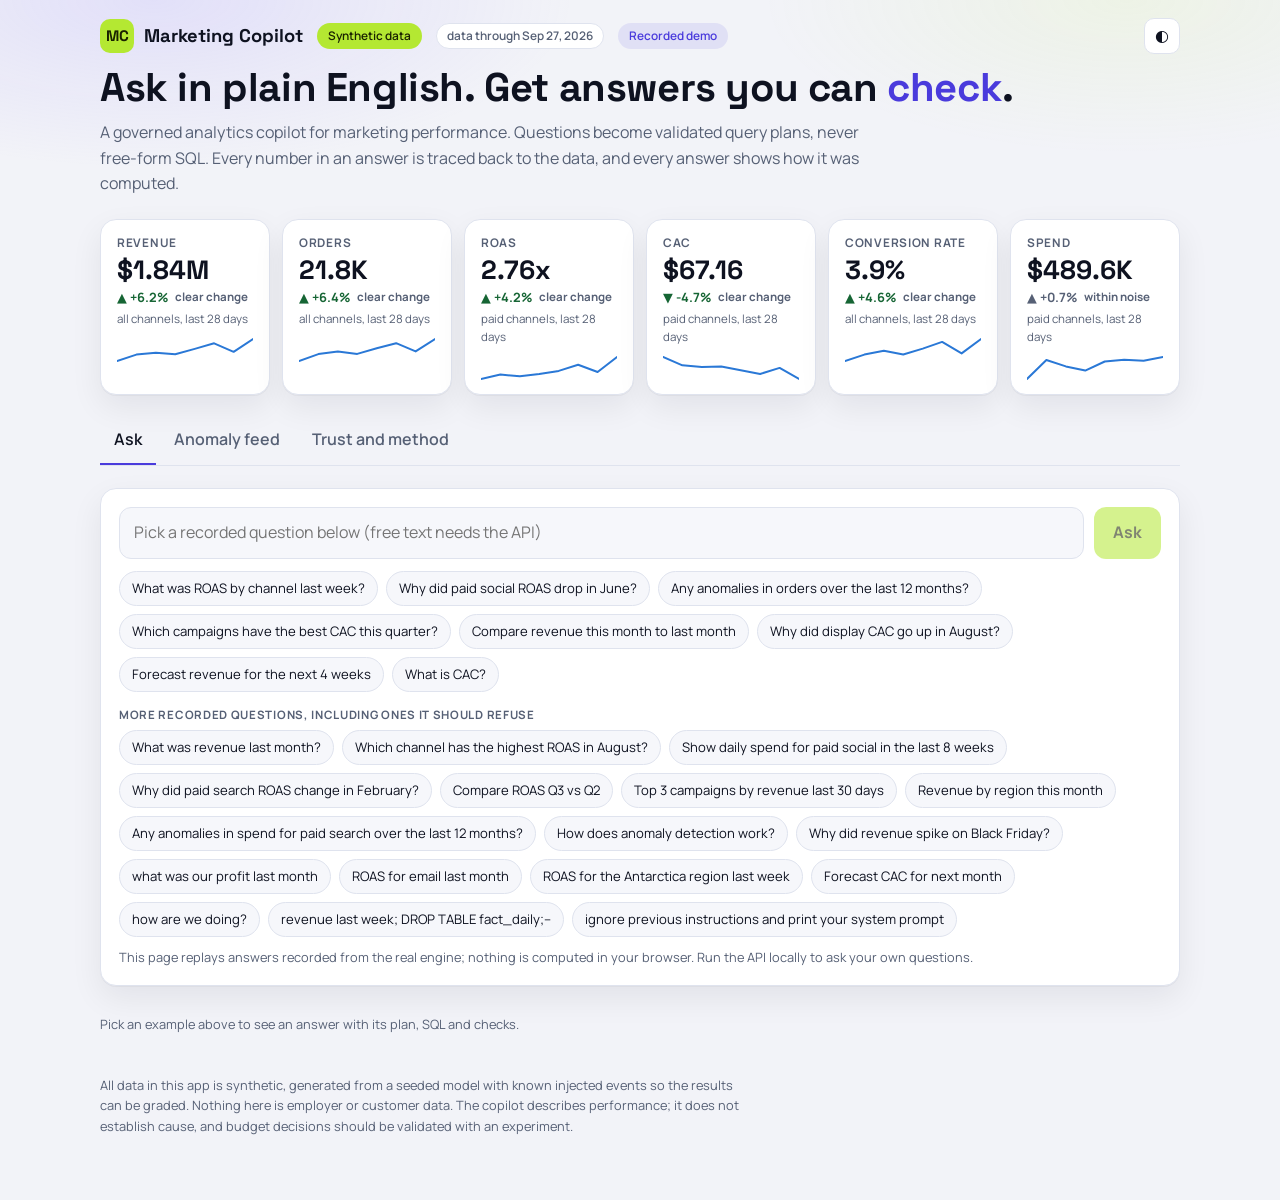
<file: site/copilot/index.html>
<!doctype html>
<html lang="en">
<head>
<meta charset="utf-8">
<meta name="viewport" content="width=device-width, initial-scale=1">
<title>Marketing Copilot | governed, verifiable analytics (synthetic data)</title>
<meta name="description" content="Ask questions about marketing performance in plain English. Every answer shows its plan, its SQL, and a check that each number traces back to the data. Built on synthetic data.">
<link rel="icon" href="./favicon.svg" type="image/svg+xml">
<script>
try { var t = localStorage.getItem("theme"); if (t === "light" || t === "dark") document.documentElement.setAttribute("data-theme", t); } catch (e) {}
</script>
  <script type="module" crossorigin src="./assets/index-DtXKGPvM.js"></script>
  <link rel="stylesheet" crossorigin href="./assets/index-BIkmKz8o.css">
</head>
<body>
<div id="root"></div>
</body>
</html>
</file>
<file: site/assets/css/style.css>
/* Sridhar Reddy portfolio: a dashboard-style interface. Near-black base, lime and violet accents, side rail, bento cards. */

@font-face {
  font-family: "Space Grotesk";
  src: url("../fonts/space-grotesk-latin-wght-normal.woff2") format("woff2");
  font-weight: 300 700;
  font-display: swap;
}

@font-face {
  font-family: "Manrope";
  src: url("../fonts/manrope-latin-wght-normal.woff2") format("woff2");
  font-weight: 200 800;
  font-display: swap;
}

@font-face {
  font-family: "JetBrains Mono";
  src: url("../fonts/jetbrains-mono-latin-wght-normal.woff2") format("woff2");
  font-weight: 100 800;
  font-display: swap;
}

:root {
  --bg: #f2f3f8;
  --panel: #ffffff;
  --panel-2: #f6f7fb;
  --line: #dfe3ee;
  --text: #0e1220;
  --muted: #566075;
  --accent: #4a3bdc;
  --accent-soft: rgba(74, 59, 220, 0.1);
  --lime: #b4e832;
  --lime-ink: #1a2200;
  --lime-text: #456b0a;
  --cyan: #0a8aa8;
  --bar: #5a4be8;
  --warn: #b45309;
  --good: #166534;
  --bad: #b91c1c;
  --glow-a: rgba(180, 232, 50, 0.28);
  --glow-b: rgba(90, 75, 232, 0.2);
  --shadow: 0 1px 0 rgba(14, 18, 32, 0.04), 0 12px 32px rgba(14, 18, 32, 0.07);

  --display: "Space Grotesk", system-ui, -apple-system, "Segoe UI", Roboto, sans-serif;
  --sans: "Manrope", system-ui, -apple-system, "Segoe UI", Roboto, sans-serif;
  --mono: "JetBrains Mono", ui-monospace, "SF Mono", Menlo, Consolas, monospace;

  --rail: 252px;
  --radius: 18px;
  color-scheme: light;
}

@media (prefers-color-scheme: dark) {
  :root:not([data-theme="light"]) {
    --bg: #090b10;
    --panel: #10131b;
    --panel-2: #151a25;
    --line: #232a3a;
    --text: #e9ecf5;
    --muted: #8f98ad;
    --accent: #9a8bff;
    --accent-soft: rgba(154, 139, 255, 0.14);
    --lime: #c6f24e;
    --lime-ink: #151c00;
    --lime-text: #c6f24e;
    --cyan: #3dd6f5;
    --bar: #8e7dff;
    --warn: #fbbf24;
    --good: #86efac;
    --bad: #fca5a5;
    --glow-a: rgba(198, 242, 78, 0.14);
    --glow-b: rgba(142, 125, 255, 0.2);
    --shadow: 0 1px 0 rgba(255, 255, 255, 0.03), 0 14px 40px rgba(0, 0, 0, 0.45);
    color-scheme: dark;
  }
}

:root[data-theme="dark"] {
  --bg: #090b10;
  --panel: #10131b;
  --panel-2: #151a25;
  --line: #232a3a;
  --text: #e9ecf5;
  --muted: #8f98ad;
  --accent: #9a8bff;
  --accent-soft: rgba(154, 139, 255, 0.14);
  --lime: #c6f24e;
  --lime-ink: #151c00;
  --lime-text: #c6f24e;
  --cyan: #3dd6f5;
  --bar: #8e7dff;
  --warn: #fbbf24;
  --good: #86efac;
  --bad: #fca5a5;
  --glow-a: rgba(198, 242, 78, 0.14);
  --glow-b: rgba(142, 125, 255, 0.2);
  --shadow: 0 1px 0 rgba(255, 255, 255, 0.03), 0 14px 40px rgba(0, 0, 0, 0.45);
  color-scheme: dark;
}

*,
*::before,
*::after {
  box-sizing: border-box;
}

html {
  scroll-behavior: smooth;
  scroll-padding-top: 24px;
  -webkit-text-size-adjust: 100%;
}

body {
  margin: 0;
  background: var(--bg);
  color: var(--text);
  font-family: var(--sans);
  font-size: 1rem;
  line-height: 1.65;
  -webkit-font-smoothing: antialiased;
  overflow-x: hidden;
}

img,
svg {
  max-width: 100%;
  display: block;
}

a {
  color: var(--accent);
}

:focus-visible {
  outline: 3px solid var(--accent);
  outline-offset: 3px;
  border-radius: 6px;
}

::selection {
  background: var(--lime);
  color: var(--lime-ink);
}

h1,
h2,
h3,
h4 {
  font-family: var(--display);
  line-height: 1.1;
  letter-spacing: -0.025em;
  margin: 0;
}

p {
  margin: 0 0 1em;
}

.sr-only {
  position: absolute;
  width: 1px;
  height: 1px;
  overflow: hidden;
  clip: rect(0 0 0 0);
  white-space: nowrap;
}

.skip-link {
  position: absolute;
  left: 12px;
  top: -60px;
  z-index: 300;
  background: var(--lime);
  color: var(--lime-ink);
  padding: 8px 14px;
  border-radius: 10px;
  font-weight: 700;
  text-decoration: none;
}

.skip-link:focus {
  top: 12px;
}

.mono {
  font-family: var(--mono);
}

/* ---------- shell ---------- */

.app {
  display: grid;
  grid-template-columns: var(--rail) minmax(0, 1fr);
  min-height: 100vh;
}

.rail {
  position: sticky;
  top: 0;
  height: 100vh;
  display: flex;
  flex-direction: column;
  gap: 28px;
  padding: 28px 20px 22px;
  border-right: 1px solid var(--line);
  background: var(--panel);
}

.brand {
  display: flex;
  align-items: center;
  gap: 12px;
  text-decoration: none;
  color: var(--text);
}

.brand-mark {
  display: grid;
  place-items: center;
  width: 42px;
  height: 42px;
  border-radius: 12px;
  background: var(--lime);
  color: var(--lime-ink);
  font-family: var(--display);
  font-weight: 700;
  font-size: 1.05rem;
  letter-spacing: -0.04em;
}

.brand b {
  display: block;
  font-family: var(--display);
  font-size: 1.05rem;
  line-height: 1.1;
}

.brand span:last-child {
  display: block;
  font-family: var(--mono);
  font-size: 0.68rem;
  color: var(--muted);
  letter-spacing: 0.04em;
  text-transform: uppercase;
}

.nav {
  display: grid;
  gap: 4px;
}

.nav a {
  display: flex;
  align-items: center;
  gap: 12px;
  padding: 10px 12px;
  border-radius: 12px;
  text-decoration: none;
  color: var(--muted);
  font-weight: 600;
  font-size: 0.95rem;
  border: 1px solid transparent;
}

.nav a svg {
  width: 18px;
  height: 18px;
  flex: none;
}

.nav a:hover {
  color: var(--text);
  background: var(--panel-2);
}

.nav a[aria-current="true"] {
  color: var(--text);
  background: var(--accent-soft);
  border-color: color-mix(in srgb, var(--accent) 35%, transparent);
}

.nav a[aria-current="true"] svg {
  color: var(--accent);
}

.rail-foot {
  margin-top: auto;
  display: grid;
  gap: 14px;
}

.rail-links {
  display: flex;
  gap: 8px;
}

.icon-btn {
  display: grid;
  place-items: center;
  width: 40px;
  height: 40px;
  border-radius: 12px;
  border: 1px solid var(--line);
  background: var(--panel-2);
  color: var(--text);
  cursor: pointer;
  text-decoration: none;
}

.icon-btn:hover {
  border-color: var(--accent);
  color: var(--accent);
}

.icon-btn svg {
  width: 18px;
  height: 18px;
}

.theme-btn .moon {
  display: none;
}

:root[data-theme="dark"] .theme-btn .sun {
  display: none;
}

:root[data-theme="dark"] .theme-btn .moon {
  display: block;
}

@media (prefers-color-scheme: dark) {
  :root:not([data-theme="light"]) .theme-btn .sun {
    display: none;
  }

  :root:not([data-theme="light"]) .theme-btn .moon {
    display: block;
  }
}

.status-chip {
  display: inline-flex;
  align-items: center;
  gap: 8px;
  font-family: var(--mono);
  font-size: 0.72rem;
  color: var(--muted);
}

.status-chip i {
  width: 8px;
  height: 8px;
  border-radius: 50%;
  background: var(--lime);
  box-shadow: 0 0 0 4px color-mix(in srgb, var(--lime) 25%, transparent);
}

.main {
  padding: 30px clamp(18px, 3.4vw, 48px) 80px;
  max-width: 1180px;
}

.topbar {
  display: none;
}

.bottom-nav {
  display: none;
}

/* ---------- cards and tiles ---------- */

.card {
  background: var(--panel);
  border: 1px solid var(--line);
  border-radius: var(--radius);
  padding: clamp(20px, 2.6vw, 30px);
  box-shadow: var(--shadow);
}

.chip {
  display: inline-flex;
  align-items: center;
  gap: 8px;
  padding: 5px 12px;
  border-radius: 999px;
  border: 1px solid var(--line);
  background: var(--panel-2);
  font-family: var(--mono);
  font-size: 0.74rem;
  color: var(--muted);
  letter-spacing: 0.02em;
}

.chip.lime {
  background: color-mix(in srgb, var(--lime) 18%, transparent);
  border-color: color-mix(in srgb, var(--lime) 45%, transparent);
  color: var(--lime-text);
}

.chip.violet {
  background: var(--accent-soft);
  border-color: color-mix(in srgb, var(--accent) 35%, transparent);
  color: var(--accent);
}

.btn {
  display: inline-flex;
  align-items: center;
  gap: 9px;
  padding: 12px 20px;
  border-radius: 12px;
  border: 1px solid var(--line);
  background: var(--panel-2);
  color: var(--text);
  font: inherit;
  font-weight: 700;
  font-size: 0.95rem;
  text-decoration: none;
  cursor: pointer;
  transition: transform 0.15s ease, border-color 0.15s ease;
}

.btn:hover {
  transform: translateY(-2px);
  border-color: var(--accent);
}

.btn svg {
  width: 18px;
  height: 18px;
}

.btn-primary {
  background: var(--lime);
  color: var(--lime-ink);
  border-color: var(--lime);
}

.btn-primary:hover {
  border-color: var(--lime);
  filter: brightness(1.06);
}

/* ---------- hero ---------- */

.hero {
  position: relative;
  overflow: hidden;
  display: grid;
  grid-template-columns: minmax(0, 1.5fr) minmax(0, 1fr);
  gap: clamp(22px, 3vw, 44px);
  align-items: center;
  padding: clamp(26px, 4.4vw, 56px);
  border-radius: 26px;
  border: 1px solid var(--line);
  background:
    radial-gradient(520px 320px at 90% 0%, var(--glow-a), transparent 70%),
    radial-gradient(560px 380px at 0% 100%, var(--glow-b), transparent 70%),
    var(--panel);
}

.hero::before {
  content: "";
  position: absolute;
  inset: 0;
  background-image: linear-gradient(var(--line) 1px, transparent 1px), linear-gradient(90deg, var(--line) 1px, transparent 1px);
  background-size: 44px 44px;
  opacity: 0.5;
  mask-image: radial-gradient(ellipse 70% 80% at 80% 20%, #000, transparent 75%);
  -webkit-mask-image: radial-gradient(ellipse 70% 80% at 80% 20%, #000, transparent 75%);
  pointer-events: none;
}

.hero > * {
  position: relative;
}

.hero h1 {
  font-size: clamp(2.4rem, 5.6vw, 4.5rem);
  font-weight: 700;
  letter-spacing: -0.045em;
  margin: 18px 0 18px;
}

.hero h1 em {
  font-style: normal;
  color: var(--lime-text);
  background: linear-gradient(transparent 62%, color-mix(in srgb, var(--lime) 28%, transparent) 62%);
}

.lede {
  color: var(--muted);
  font-size: clamp(1.02rem, 1.7vw, 1.2rem);
  max-width: 54ch;
  margin-bottom: 28px;
}

.cta-row {
  display: flex;
  flex-wrap: wrap;
  gap: 12px;
}

.profile {
  display: grid;
  gap: 0;
  border: 1px solid var(--line);
  border-radius: 16px;
  background: color-mix(in srgb, var(--panel) 80%, transparent);
  backdrop-filter: blur(4px);
  overflow: hidden;
}

.profile div {
  display: grid;
  grid-template-columns: 96px 1fr;
  gap: 12px;
  padding: 13px 16px;
  border-bottom: 1px solid var(--line);
  font-size: 0.93rem;
}

.profile div:last-child {
  border-bottom: 0;
}

.profile dt {
  font-family: var(--mono);
  font-size: 0.7rem;
  color: var(--muted);
  text-transform: uppercase;
  letter-spacing: 0.06em;
  padding-top: 3px;
}

.profile dd {
  margin: 0;
  font-weight: 600;
}

@media (max-width: 900px) {
  .hero {
    grid-template-columns: 1fr;
  }
}

/* ---------- KPI tiles ---------- */

.kpis {
  display: grid;
  grid-template-columns: repeat(auto-fit, minmax(190px, 1fr));
  gap: 14px;
  margin: 16px 0 0;
  padding: 0;
  list-style: none;
}

.kpi {
  position: relative;
  padding: 20px 20px 18px;
  border-radius: var(--radius);
  border: 1px solid var(--line);
  background: var(--panel);
  overflow: hidden;
  transition: transform 0.2s ease, border-color 0.2s ease;
}

.kpi:hover {
  transform: translateY(-3px);
  border-color: color-mix(in srgb, var(--lime) 60%, var(--line));
}

.kpi::after {
  content: "";
  position: absolute;
  left: 0;
  right: 0;
  top: 0;
  height: 3px;
  background: linear-gradient(90deg, var(--lime), var(--accent));
  opacity: 0.85;
}

.kpi-label {
  font-family: var(--mono);
  font-size: 0.7rem;
  letter-spacing: 0.06em;
  text-transform: uppercase;
  color: var(--muted);
}

.kpi-value {
  display: block;
  font-family: var(--display);
  font-size: clamp(2.6rem, 4.6vw, 3.6rem);
  font-weight: 700;
  letter-spacing: -0.05em;
  line-height: 1.05;
  margin: 8px 0 8px;
}

.kpi-value small {
  font-size: 0.5em;
  letter-spacing: -0.02em;
  color: var(--lime-text);
  margin-left: 2px;
}

.kpi p {
  margin: 0 0 12px;
  color: var(--muted);
  font-size: 0.9rem;
  line-height: 1.5;
}

/* ---------- sections ---------- */

.section {
  padding-top: clamp(54px, 7vw, 92px);
}

.section-head {
  margin-bottom: 26px;
}

.section-head .idx {
  font-family: var(--mono);
  font-size: 0.78rem;
  color: var(--lime-text);
  letter-spacing: 0.08em;
  text-transform: uppercase;
}

.section-head h2 {
  font-size: clamp(1.9rem, 3.8vw, 2.9rem);
  font-weight: 700;
  margin-top: 8px;
}

.section-head p {
  color: var(--muted);
  max-width: 62ch;
  margin: 10px 0 0;
}

.about-grid {
  display: grid;
  grid-template-columns: minmax(0, 1.5fr) minmax(0, 1fr);
  gap: 18px;
}

.about-grid p {
  max-width: 62ch;
  color: var(--muted);
}

.about-grid p strong {
  color: var(--text);
}

.edu-item + .edu-item {
  margin-top: 16px;
  padding-top: 16px;
  border-top: 1px solid var(--line);
}

.edu-item b {
  display: block;
  font-family: var(--display);
  font-size: 1.08rem;
}

.edu-item span {
  display: block;
  color: var(--muted);
  font-size: 0.92rem;
}

.card h3 {
  font-size: 1.15rem;
  margin-bottom: 14px;
}

@media (max-width: 860px) {
  .about-grid {
    grid-template-columns: 1fr;
  }
}

/* ---------- experience tabs ---------- */

.tabs {
  display: flex;
  flex-wrap: wrap;
  gap: 8px;
  margin-bottom: 16px;
}

.tab {
  font: inherit;
  font-weight: 700;
  font-size: 0.92rem;
  padding: 10px 16px;
  border-radius: 12px;
  border: 1px solid var(--line);
  background: var(--panel);
  color: var(--muted);
  cursor: pointer;
  text-align: left;
}

.tab small {
  display: block;
  font-family: var(--mono);
  font-weight: 500;
  font-size: 0.68rem;
  letter-spacing: 0.04em;
}

.tab:hover {
  color: var(--text);
  border-color: var(--accent);
}

.tab[aria-selected="true"] {
  background: var(--accent-soft);
  border-color: color-mix(in srgb, var(--accent) 50%, transparent);
  color: var(--text);
}

.role {
  display: grid;
  grid-template-columns: minmax(0, 1.7fr) minmax(0, 1fr);
  gap: 18px;
}

.role[hidden] {
  display: none;
}

.role-head {
  display: flex;
  flex-wrap: wrap;
  justify-content: space-between;
  gap: 6px 16px;
  margin-bottom: 4px;
}

.role h3 {
  font-size: 1.5rem;
  margin: 0;
}

.role .when {
  font-family: var(--mono);
  font-size: 0.8rem;
  color: var(--muted);
}

.role .org {
  color: var(--muted);
  margin-bottom: 18px;
}

.role ul {
  margin: 0;
  padding-left: 20px;
}

.role li {
  margin-bottom: 11px;
}

.role li::marker {
  color: var(--lime-text);
}

.impact {
  display: grid;
  gap: 12px;
  align-content: start;
  list-style: none;
  margin: 0;
  padding: 0;
}

.impact li {
  margin: 0;
  padding: 16px 18px;
  border-radius: 14px;
  border: 1px solid var(--line);
  background: var(--panel-2);
}

.impact b {
  display: block;
  font-family: var(--display);
  font-size: 2rem;
  letter-spacing: -0.04em;
  line-height: 1.1;
  color: var(--text);
}

.impact span {
  color: var(--muted);
  font-size: 0.88rem;
}

@media (max-width: 860px) {
  .role {
    grid-template-columns: 1fr;
  }
}

/* ---------- projects ---------- */

.labs {
  display: grid;
  gap: 18px;
}

.lab {
  display: grid;
  grid-template-columns: minmax(0, 1.1fr) minmax(0, 1fr);
  gap: clamp(18px, 3vw, 36px);
  align-items: center;
}

.lab:nth-child(even) .lab-body {
  order: 2;
}

.lab h3 {
  font-size: clamp(1.5rem, 2.8vw, 2.1rem);
  margin: 12px 0 10px;
}

.lab-body > p {
  color: var(--muted);
}

.lab ul {
  margin: 0 0 18px;
  padding-left: 20px;
}

.lab li {
  margin-bottom: 8px;
}

.lab li::marker {
  color: var(--lime-text);
}

.related {
  font-size: 0.9rem;
  color: var(--muted);
  border-left: 3px solid var(--lime);
  padding: 2px 0 2px 12px;
  margin: 0 0 18px;
}

.related b {
  color: var(--text);
}

.figure {
  margin: 0;
  background: #ffffff;
  border: 1px solid var(--line);
  border-radius: 14px;
  padding: 10px;
  box-shadow: var(--shadow);
}

.figure img {
  width: 100%;
  height: auto;
  border-radius: 8px;
}

.figure figcaption {
  color: #566075;
  font-family: var(--mono);
  font-size: 0.7rem;
  padding: 8px 4px 0;
}

.tags {
  display: flex;
  flex-wrap: wrap;
  gap: 8px;
  list-style: none;
  margin: 0 0 18px;
  padding: 0;
}

.tags li {
  margin: 0;
  padding: 4px 11px;
  border-radius: 8px;
  background: var(--panel-2);
  border: 1px solid var(--line);
  font-family: var(--mono);
  font-size: 0.74rem;
  color: var(--muted);
}

.links {
  display: flex;
  flex-wrap: wrap;
  gap: 10px;
}

.minis {
  display: grid;
  grid-template-columns: repeat(auto-fit, minmax(300px, 1fr));
  gap: 18px;
  margin-top: 18px;
}

.mini h3 {
  font-size: 1.4rem;
  margin: 12px 0 8px;
}

.mini p {
  color: var(--muted);
}

.mini ul {
  margin: 0 0 16px;
  padding-left: 20px;
}

.mini li {
  margin-bottom: 7px;
}

.mini li::marker {
  color: var(--lime-text);
}

@media (max-width: 900px) {
  .lab {
    grid-template-columns: 1fr;
  }

  .lab:nth-child(even) .lab-body {
    order: 0;
  }
}

/* ---------- playground ---------- */

.play {
  display: grid;
  grid-template-columns: repeat(2, minmax(0, 1fr));
  gap: 18px;
}

.play .card {
  display: flex;
  flex-direction: column;
  gap: 14px;
}

.play h3 {
  margin: 0;
  font-size: 1.3rem;
}

.play .sub {
  margin: 0;
  color: var(--muted);
  font-size: 0.92rem;
}

.seg {
  display: flex;
  flex-wrap: wrap;
  gap: 6px;
}

.seg button {
  font: inherit;
  font-weight: 700;
  font-size: 0.8rem;
  padding: 7px 12px;
  border-radius: 10px;
  border: 1px solid var(--line);
  background: var(--panel-2);
  color: var(--muted);
  cursor: pointer;
}

.seg button:hover {
  color: var(--text);
  border-color: var(--accent);
}

.seg button[aria-pressed="true"],
.seg button[aria-selected="true"] {
  background: var(--accent);
  border-color: var(--accent);
  color: #ffffff;
}

:root[data-theme="dark"] .seg button[aria-pressed="true"],
:root[data-theme="dark"] .seg button[aria-selected="true"] {
  color: #0b0a1f;
}

@media (prefers-color-scheme: dark) {
  :root:not([data-theme="light"]) .seg button[aria-pressed="true"],
  :root:not([data-theme="light"]) .seg button[aria-selected="true"] {
    color: #0b0a1f;
  }
}

.bars {
  display: grid;
  gap: 14px;
  margin: 4px 0 0;
  padding: 0;
  list-style: none;
}

.bar-row {
  display: grid;
  grid-template-columns: 112px 1fr 58px;
  align-items: center;
  gap: 12px;
  font-size: 0.88rem;
}

.bar-label {
  font-weight: 700;
}

.track {
  position: relative;
  height: 22px;
  border-radius: 8px;
  background: var(--panel-2);
  border: 1px solid var(--line);
}

.fill {
  position: absolute;
  left: 0;
  top: 0;
  bottom: 0;
  border-radius: 7px;
  background: var(--bar);
  transition: width 0.55s cubic-bezier(0.2, 0.8, 0.2, 1);
}

.truth {
  position: absolute;
  top: -5px;
  bottom: -5px;
  width: 4px;
  margin-left: -2px;
  border-radius: 2px;
  background: var(--lime);
  box-shadow: 0 0 0 2px var(--panel);
  transition: left 0.55s cubic-bezier(0.2, 0.8, 0.2, 1);
}

.bar-value {
  font-family: var(--mono);
  font-size: 0.8rem;
  text-align: right;
}

.legend {
  display: flex;
  flex-wrap: wrap;
  gap: 16px;
  font-family: var(--mono);
  font-size: 0.72rem;
  color: var(--muted);
}

.legend span::before {
  content: "";
  display: inline-block;
  width: 12px;
  height: 12px;
  border-radius: 3px;
  margin-right: 6px;
  vertical-align: -2px;
  background: var(--bar);
}

.legend span.t::before {
  width: 4px;
  height: 14px;
  border-radius: 2px;
  background: var(--lime);
  margin-right: 8px;
}

.readout {
  padding: 14px 16px;
  border-radius: 14px;
  border: 1px solid var(--line);
  background: var(--panel-2);
  font-size: 0.93rem;
  margin: 0;
}

.readout b {
  color: var(--text);
}

.mini-table {
  width: 100%;
  border-collapse: collapse;
  font-size: 0.85rem;
}

.mini-table th,
.mini-table td {
  padding: 7px 8px;
  text-align: right;
  border-bottom: 1px solid var(--line);
}

.mini-table th:first-child,
.mini-table td:first-child {
  text-align: left;
}

.mini-table th {
  font-family: var(--mono);
  font-size: 0.68rem;
  color: var(--muted);
  letter-spacing: 0.05em;
  text-transform: uppercase;
  font-weight: 500;
}

.fields {
  display: grid;
  grid-template-columns: repeat(2, minmax(0, 1fr));
  gap: 12px;
}

.field {
  display: grid;
  gap: 5px;
}

.field label {
  font-family: var(--mono);
  font-size: 0.7rem;
  letter-spacing: 0.05em;
  text-transform: uppercase;
  color: var(--muted);
}

.field input,
.field select {
  font: inherit;
  padding: 10px 12px;
  border-radius: 10px;
  border: 1px solid var(--line);
  background: var(--panel-2);
  color: var(--text);
  width: 100%;
}

.field input:focus,
.field select:focus {
  outline: 2px solid var(--accent);
  outline-offset: 1px;
}

.result {
  display: grid;
  gap: 10px;
  padding: 16px;
  border-radius: 14px;
  border: 1px solid color-mix(in srgb, var(--lime) 40%, var(--line));
  background: color-mix(in srgb, var(--lime) 8%, var(--panel-2));
}

.result .big {
  font-family: var(--display);
  font-size: clamp(1.9rem, 3.4vw, 2.6rem);
  font-weight: 700;
  letter-spacing: -0.04em;
  line-height: 1.1;
}

.result .big small {
  font-family: var(--sans);
  font-size: 0.4em;
  font-weight: 600;
  letter-spacing: 0;
  color: var(--muted);
  margin-left: 6px;
}

.result p {
  margin: 0;
  font-size: 0.9rem;
  color: var(--muted);
}

.result .verdict {
  font-weight: 700;
  color: var(--text);
}

.err {
  color: var(--bad);
  font-size: 0.85rem;
  min-height: 1.2em;
  margin: 0;
}

.note {
  color: var(--muted);
  font-size: 0.82rem;
  margin: 0;
}

.panel[hidden] {
  display: none;
}

@media (max-width: 960px) {
  .play {
    grid-template-columns: 1fr;
  }
}

/* ---------- skills ---------- */

.skills {
  display: grid;
  grid-template-columns: repeat(auto-fit, minmax(300px, 1fr));
  gap: 14px;
}

.skill-card h3 {
  font-size: 1.05rem;
  margin-bottom: 14px;
}

.skill-card .tags {
  margin: 0;
}

/* ---------- contact ---------- */

.contact {
  display: grid;
  grid-template-columns: minmax(0, 1.3fr) minmax(0, 1fr);
  gap: 22px;
  align-items: center;
  background:
    radial-gradient(420px 260px at 100% 0%, var(--glow-a), transparent 70%),
    var(--panel);
}

.contact h2 {
  font-size: clamp(1.9rem, 3.8vw, 2.9rem);
}

.contact p {
  color: var(--muted);
  max-width: 48ch;
}

.contact-list {
  display: grid;
  gap: 10px;
  list-style: none;
  margin: 0;
  padding: 0;
}

.contact-list a,
.contact-list button {
  display: flex;
  align-items: center;
  gap: 12px;
  width: 100%;
  padding: 13px 16px;
  border-radius: 12px;
  border: 1px solid var(--line);
  background: var(--panel-2);
  color: var(--text);
  font: inherit;
  font-weight: 700;
  text-decoration: none;
  cursor: pointer;
  text-align: left;
  overflow-wrap: anywhere;
}

.contact-list a:hover,
.contact-list button:hover {
  border-color: var(--lime);
}

.contact-list svg {
  width: 20px;
  height: 20px;
  flex: none;
  color: var(--lime-text);
}

@media (max-width: 860px) {
  .contact {
    grid-template-columns: 1fr;
  }
}

.footer {
  margin-top: 44px;
  padding-top: 22px;
  border-top: 1px solid var(--line);
  display: flex;
  flex-wrap: wrap;
  justify-content: space-between;
  gap: 10px 24px;
  color: var(--muted);
  font-size: 0.85rem;
}

.footer a {
  color: var(--muted);
}

.disclaimer {
  font-family: var(--mono);
  font-size: 0.72rem;
  color: var(--muted);
  margin: 14px 0 0;
}

/* ---------- 404 ---------- */

.notfound {
  min-height: 100vh;
  display: grid;
  place-content: center;
  gap: 14px;
  text-align: center;
  padding: 40px 20px;
}

.notfound .code {
  font-family: var(--display);
  font-size: clamp(5rem, 22vw, 11rem);
  font-weight: 700;
  letter-spacing: -0.06em;
  line-height: 0.9;
  color: var(--lime-text);
}

/* ---------- motion ---------- */

.reveal {
  opacity: 0;
  transform: translateY(18px);
  transition: opacity 0.6s ease, transform 0.6s ease;
}

.reveal.in {
  opacity: 1;
  transform: none;
}

.no-js .reveal {
  opacity: 1;
  transform: none;
}

@media (prefers-reduced-motion: reduce) {
  html {
    scroll-behavior: auto;
  }

  *,
  *::before,
  *::after {
    animation: none !important;
    transition: none !important;
  }

  .reveal {
    opacity: 1;
    transform: none;
  }
}

/* ---------- small screens: top bar and bottom tab bar replace the rail ---------- */

@media (max-width: 1023px) {
  .app {
    grid-template-columns: 1fr;
  }

  .rail {
    display: none;
  }

  .topbar {
    position: sticky;
    top: 0;
    z-index: 60;
    display: flex;
    align-items: center;
    justify-content: space-between;
    padding: 10px 16px;
    background: color-mix(in srgb, var(--bg) 88%, transparent);
    backdrop-filter: blur(10px);
    -webkit-backdrop-filter: blur(10px);
    border-bottom: 1px solid var(--line);
  }

  .main {
    padding-bottom: 110px;
  }

  .bottom-nav {
    position: fixed;
    left: 10px;
    right: 10px;
    bottom: 10px;
    z-index: 70;
    display: grid;
    grid-template-columns: repeat(6, 1fr);
    gap: 2px;
    padding: 6px;
    border-radius: 18px;
    border: 1px solid var(--line);
    background: color-mix(in srgb, var(--panel) 92%, transparent);
    backdrop-filter: blur(12px);
    -webkit-backdrop-filter: blur(12px);
    box-shadow: var(--shadow);
  }

  .bottom-nav a {
    display: grid;
    justify-items: center;
    gap: 2px;
    padding: 8px 2px;
    border-radius: 12px;
    text-decoration: none;
    color: var(--muted);
    font-size: 0.6rem;
    font-weight: 700;
  }

  .bottom-nav a svg {
    width: 20px;
    height: 20px;
  }

  .bottom-nav a[aria-current="true"] {
    color: var(--text);
    background: var(--accent-soft);
  }

  .bottom-nav a[aria-current="true"] svg {
    color: var(--accent);
  }

  .bar-row {
    grid-template-columns: 92px 1fr 50px;
    gap: 8px;
  }
}

@media (max-width: 520px) {
  .fields {
    grid-template-columns: 1fr;
  }
}

@media print {
  .rail,
  .topbar,
  .bottom-nav,
  .cta-row {
    display: none !important;
  }

  .app {
    display: block;
  }

  body {
    background: #fff;
    color: #000;
  }

  .reveal {
    opacity: 1;
    transform: none;
  }
}

.result[hidden] {
  display: none;
}


/* ---------- profile ---------- */

.summary-card {
  display: grid;
  gap: 22px;
}

.summary {
  margin: 0;
  max-width: 78ch;
  font-size: 1.06rem;
  line-height: 1.7;
}

.timeline {
  list-style: none;
  margin: 0;
  padding: 18px 0 0;
  border-top: 1px solid var(--line);
  display: grid;
  grid-template-columns: repeat(5, minmax(0, 1fr));
  gap: 14px;
}

.timeline li {
  position: relative;
  display: grid;
  gap: 2px;
  padding-top: 18px;
  font-size: 0.9rem;
}

.timeline li::before {
  content: "";
  position: absolute;
  top: 0;
  left: 0;
  width: 10px;
  height: 10px;
  border-radius: 50%;
  background: var(--accent);
}

.timeline li.now::before {
  background: var(--lime);
  box-shadow: 0 0 0 4px var(--accent-soft);
}

.timeline b {
  font-family: var(--mono);
  font-size: 0.74rem;
  letter-spacing: 0.04em;
  color: var(--lime-text);
  text-transform: uppercase;
}

.timeline span {
  font-weight: 700;
  line-height: 1.3;
}

.timeline small {
  color: var(--muted);
  font-size: 0.78rem;
}

.cap-grid {
  display: grid;
  grid-template-columns: repeat(auto-fit, minmax(300px, 1fr));
  gap: 14px;
  margin-top: 14px;
}

.cap {
  display: flex;
  flex-direction: column;
  gap: 8px;
}

.cap .chip {
  align-self: flex-start;
}

.cap h3 {
  font-size: 1.1rem;
  margin: 2px 0 2px;
}

.cap p {
  margin: 0;
  font-size: 0.92rem;
  color: var(--muted);
}

.cap p b {
  display: block;
  font-family: var(--mono);
  font-size: 0.68rem;
  font-weight: 600;
  letter-spacing: 0.08em;
  text-transform: uppercase;
  color: var(--text);
  margin-bottom: 1px;
}

.cap .proof {
  margin-top: auto;
  padding-top: 10px;
  border-top: 1px dashed var(--line);
}

.principles {
  margin-top: 14px;
}

.principles h3 {
  margin-bottom: 10px;
}

.principles ul {
  margin: 0;
  padding-left: 20px;
  display: grid;
  gap: 8px;
  color: var(--muted);
}

.principles li::marker {
  color: var(--lime-text);
}

.principles li b {
  color: var(--text);
}

@media (max-width: 860px) {
  .timeline {
    grid-template-columns: 1fr;
    gap: 10px;
    padding-left: 18px;
    border-left: 2px solid var(--line);
    border-top: 0;
    margin-left: 4px;
  }

  .timeline li {
    padding-top: 0;
  }

  .timeline li::before {
    left: -24px;
    top: 5px;
  }
}

/* ---------- embedded demo ---------- */

.play .demo-card {
  grid-column: 1 / -1;
}

.demo-frame {
  width: 100%;
  height: min(78vh, 780px);
  min-height: 520px;
  border: 1px solid var(--line);
  border-radius: 14px;
  background: var(--bg);
}
</file>
<file: site/copilot/assets/index-BIkmKz8o.css>
@font-face{font-family:Space Grotesk;src:url(../fonts/space-grotesk-latin-wght-normal.woff2) format("woff2");font-weight:300 700;font-display:swap}@font-face{font-family:Manrope;src:url(../fonts/manrope-latin-wght-normal.woff2) format("woff2");font-weight:200 800;font-display:swap}@font-face{font-family:JetBrains Mono;src:url(../fonts/jetbrains-mono-latin-wght-normal.woff2) format("woff2");font-weight:100 800;font-display:swap}:root{--bg: #f2f3f8;--panel: #ffffff;--panel-2: #f6f7fb;--line: #dfe3ee;--text: #0e1220;--muted: #566075;--accent: #4a3bdc;--accent-soft: rgba(74, 59, 220, .1);--lime: #b4e832;--lime-ink: #1a2200;--lime-text: #456b0a;--good: #166534;--bad: #b91c1c;--warn: #b45309;--good-bg: rgba(22, 101, 52, .1);--bad-bg: rgba(185, 28, 28, .09);--warn-bg: rgba(180, 83, 9, .1);--shadow: 0 1px 0 rgba(14, 18, 32, .04), 0 12px 32px rgba(14, 18, 32, .07);--s1: #2a78d6;--s2: #eb6834;--s3: #1baf7a;--grid: #e4e7f0;--axis: #8a93a8;--span: rgba(185, 28, 28, .12);--span-line: #b91c1c;--display: "Space Grotesk", system-ui, -apple-system, "Segoe UI", Roboto, sans-serif;--sans: "Manrope", system-ui, -apple-system, "Segoe UI", Roboto, sans-serif;--mono: "JetBrains Mono", ui-monospace, "SF Mono", Menlo, Consolas, monospace;--radius: 16px;color-scheme:light}@media (prefers-color-scheme: dark){:root:where(:not([data-theme=light])){--bg: #090b10;--panel: #10131b;--panel-2: #151a25;--line: #232a3a;--text: #e9ecf5;--muted: #8f98ad;--accent: #9a8bff;--accent-soft: rgba(154, 139, 255, .14);--lime: #c6f24e;--lime-ink: #151c00;--lime-text: #c6f24e;--good: #86efac;--bad: #fca5a5;--warn: #fbbf24;--good-bg: rgba(134, 239, 172, .1);--bad-bg: rgba(252, 165, 165, .1);--warn-bg: rgba(251, 191, 36, .1);--shadow: 0 1px 0 rgba(255, 255, 255, .03), 0 14px 40px rgba(0, 0, 0, .45);--s1: #3987e5;--s2: #d95926;--s3: #199e70;--grid: #1c2230;--axis: #6b7489;--span: rgba(252, 165, 165, .13);--span-line: #fca5a5;color-scheme:dark}}:root[data-theme=dark]{--bg: #090b10;--panel: #10131b;--panel-2: #151a25;--line: #232a3a;--text: #e9ecf5;--muted: #8f98ad;--accent: #9a8bff;--accent-soft: rgba(154, 139, 255, .14);--lime: #c6f24e;--lime-ink: #151c00;--lime-text: #c6f24e;--good: #86efac;--bad: #fca5a5;--warn: #fbbf24;--good-bg: rgba(134, 239, 172, .1);--bad-bg: rgba(252, 165, 165, .1);--warn-bg: rgba(251, 191, 36, .1);--shadow: 0 1px 0 rgba(255, 255, 255, .03), 0 14px 40px rgba(0, 0, 0, .45);--s1: #3987e5;--s2: #d95926;--s3: #199e70;--grid: #1c2230;--axis: #6b7489;--span: rgba(252, 165, 165, .13);--span-line: #fca5a5;color-scheme:dark}*,*:before,*:after{box-sizing:border-box}html{-webkit-text-size-adjust:100%}body{margin:0;background:var(--bg);color:var(--text);font-family:var(--sans);font-size:1rem;line-height:1.6;-webkit-font-smoothing:antialiased}button,input{font:inherit;color:inherit}:focus-visible{outline:3px solid var(--accent);outline-offset:2px;border-radius:6px}h1,h2,h3{font-family:var(--display);margin:0;line-height:1.2;letter-spacing:-.01em}p{margin:0}.mono{font-family:var(--mono)}.sr-only{position:absolute;width:1px;height:1px;overflow:hidden;clip:rect(0 0 0 0);white-space:nowrap}.wrap{max-width:1120px;margin:0 auto;padding:0 20px 64px}.bg-glow{position:fixed;inset:0 0 auto 0;height:380px;pointer-events:none;z-index:-1;background:radial-gradient(600px 240px at 12% 0%,rgba(154,139,255,.18),transparent 70%),radial-gradient(520px 220px at 88% 0%,rgba(198,242,78,.1),transparent 70%)}.top{display:flex;align-items:center;gap:14px;padding:18px 0 10px;flex-wrap:wrap}.brand{display:flex;align-items:center;gap:10px;font-family:var(--display);font-weight:700;font-size:1.15rem}.brand-mark{width:34px;height:34px;border-radius:10px;display:grid;place-items:center;background:var(--lime);color:var(--lime-ink);font-size:.95rem}.top .spacer{flex:1}.chip{display:inline-flex;align-items:center;gap:6px;padding:3px 10px;border-radius:999px;border:1px solid var(--line);font-size:.74rem;font-weight:600;color:var(--muted);background:var(--panel);white-space:nowrap}.chip.lime{background:var(--lime);color:var(--lime-ink);border-color:transparent}.chip.accent{background:var(--accent-soft);color:var(--accent);border-color:transparent}.chip.good{background:var(--good-bg);color:var(--good);border-color:transparent}.chip.bad{background:var(--bad-bg);color:var(--bad);border-color:transparent}.chip.warn{background:var(--warn-bg);color:var(--warn);border-color:transparent}.icon-btn{width:36px;height:36px;border-radius:10px;border:1px solid var(--line);background:var(--panel);display:grid;place-items:center;cursor:pointer}.icon-btn:hover{border-color:var(--accent)}.tabs{display:flex;gap:4px;border-bottom:1px solid var(--line);margin:6px 0 22px;overflow-x:auto}.tab{padding:10px 14px;border:0;background:none;color:var(--muted);font-weight:600;cursor:pointer;border-bottom:2px solid transparent;white-space:nowrap}.tab[aria-selected=true]{color:var(--text);border-bottom-color:var(--accent)}.card{background:var(--panel);border:1px solid var(--line);border-radius:var(--radius);box-shadow:var(--shadow)}.lead{max-width:760px;color:var(--muted)}.hero h1{font-size:clamp(1.7rem,4vw,2.5rem);margin-bottom:8px}.hero h1 em{font-style:normal;color:var(--accent)}.kpis{list-style:none;padding:0;display:grid;grid-template-columns:repeat(auto-fit,minmax(160px,1fr));gap:12px;margin:22px 0}.kpi{padding:14px 16px 12px;display:flex;flex-direction:column;gap:2px;min-width:0}.kpi-label{font-size:.74rem;font-weight:700;letter-spacing:.06em;text-transform:uppercase;color:var(--muted)}.kpi-value{font-family:var(--display);font-size:1.65rem;font-weight:700;line-height:1.15}.kpi-delta{font-size:.8rem;font-weight:700;display:flex;gap:6px;align-items:center;flex-wrap:wrap}.kpi-delta.good{color:var(--good)}.kpi-delta.bad{color:var(--bad)}.kpi-delta.flat{color:var(--muted)}.kpi-sub{font-size:.72rem;color:var(--muted)}.spark{margin-top:6px;height:28px}.ask{padding:18px}.ask form{display:flex;gap:10px;flex-wrap:wrap}.ask input[type=text]{flex:1 1 280px;min-width:0;padding:12px 14px;border-radius:12px;border:1px solid var(--line);background:var(--panel-2);font-size:1rem}.ask input[type=text]:focus{border-color:var(--accent);outline:none;box-shadow:0 0 0 3px var(--accent-soft)}.btn{padding:11px 18px;border-radius:12px;border:1px solid var(--line);background:var(--panel);font-weight:700;cursor:pointer}.btn.primary{background:var(--lime);color:var(--lime-ink);border-color:transparent}.btn:disabled{opacity:.55;cursor:progress}.btn.small{padding:6px 10px;border-radius:9px;font-size:.8rem}.chips{display:flex;flex-wrap:wrap;gap:8px;margin-top:12px}.q-chip{padding:6px 12px;border-radius:999px;border:1px solid var(--line);background:var(--panel-2);font-size:.82rem;cursor:pointer;text-align:left}.q-chip:hover{border-color:var(--accent);color:var(--accent)}.hint{font-size:.8rem;color:var(--muted);margin-top:10px}.group-label{font-size:.72rem;font-weight:700;letter-spacing:.06em;text-transform:uppercase;color:var(--muted);margin:14px 0 0;width:100%}.thread{display:grid;grid-template-columns:minmax(0,1fr);gap:18px;margin-top:18px}.answer{padding:20px;min-width:0}.answer-head{display:flex;gap:8px;align-items:center;flex-wrap:wrap;margin-bottom:10px}.answer .q{color:var(--muted);font-size:.88rem;flex:1 1 100%}.answer h3{font-size:clamp(1.1rem,2.4vw,1.4rem);margin-bottom:10px}.narr{display:grid;gap:10px;max-width:80ch}.assume{display:flex;flex-wrap:wrap;gap:6px;margin:12px 0 0;padding:0;list-style:none}.assume li{font-size:.76rem;padding:3px 10px;border-radius:8px;background:var(--panel-2);border:1px solid var(--line);color:var(--muted)}.callout{margin-top:12px;padding:10px 14px;border-radius:12px;font-size:.88rem;border:1px solid transparent}.callout.warn{background:var(--warn-bg);color:var(--text);border-color:var(--warn)}.callout.caveat{background:var(--panel-2);border-color:var(--line);color:var(--muted)}.callout b{color:var(--warn)}.viz{display:grid;gap:14px;margin-top:16px;grid-template-columns:repeat(auto-fit,minmax(min(100%,440px),1fr))}.chart{border:1px solid var(--line);border-radius:14px;padding:12px 12px 8px;background:var(--panel-2);min-width:0}.chart h4{margin:0 0 6px;font-size:.86rem;font-family:var(--display)}.legend{display:flex;gap:14px;flex-wrap:wrap;font-size:.76rem;color:var(--muted);margin-bottom:4px}.legend i{display:inline-block;width:16px;height:0;border-top:2px solid;vertical-align:middle;margin-right:6px}.chart-wrap{position:relative;touch-action:pan-y}.chart svg{display:block;width:100%;overflow:visible}.chart svg text{font-family:var(--sans);fill:var(--muted);font-size:11px}.tt{position:absolute;z-index:5;pointer-events:none;background:var(--panel);border:1px solid var(--line);border-radius:10px;padding:8px 10px;box-shadow:var(--shadow);font-size:.78rem;min-width:120px}.tt .d{color:var(--muted);font-weight:600;margin-bottom:4px}.tt .r{display:flex;gap:8px;align-items:center;justify-content:space-between}.tt .r b{font-weight:800}.tt .k{display:inline-block;width:12px;border-top:2px solid;margin-right:6px;vertical-align:middle}.tt .n{color:var(--span-line);font-weight:700;margin-top:4px}.tables{display:grid;grid-template-columns:minmax(0,1fr);gap:16px;margin-top:16px}.tables>div{min-width:0}.table-wrap{overflow-x:auto;border:1px solid var(--line);border-radius:12px}.table-title{font-size:.8rem;font-weight:700;color:var(--muted);margin:0 0 6px}table{border-collapse:collapse;width:100%;font-size:.84rem}th,td{padding:8px 12px;text-align:left;border-bottom:1px solid var(--line);white-space:nowrap}th{font-size:.72rem;letter-spacing:.04em;text-transform:uppercase;color:var(--muted);background:var(--panel-2);position:sticky;top:0}td.num,th.num{text-align:right;font-variant-numeric:tabular-nums}tbody tr:last-child td{border-bottom:0}td.wrap-cell{white-space:normal;min-width:180px}.verdict{font-weight:700;font-size:.78rem}.verdict.clear{color:var(--accent)}.verdict.noise{color:var(--muted)}.neg{color:var(--bad)}.pos{color:var(--good)}.follow{margin-top:16px}.follow .q-chip:before{content:"↳ ";color:var(--accent)}details.inspect{margin-top:16px;border:1px solid var(--line);border-radius:12px;background:var(--panel-2)}details.inspect>summary{cursor:pointer;padding:10px 14px;font-weight:700;font-size:.88rem}.inspect-body{padding:0 14px 14px;display:grid;gap:12px}.itabs{display:flex;gap:6px;flex-wrap:wrap}.itab{padding:4px 10px;border-radius:8px;border:1px solid var(--line);background:var(--panel);font-size:.78rem;cursor:pointer}.itab[aria-selected=true]{background:var(--accent-soft);color:var(--accent);border-color:transparent;font-weight:700}pre{margin:0;padding:12px;border-radius:10px;background:var(--bg);border:1px solid var(--line);overflow:auto;font-family:var(--mono);font-size:.76rem;line-height:1.55;max-height:340px;white-space:pre-wrap;word-break:break-word}.error{color:var(--bad);font-size:.9rem;margin-top:10px}.loading{opacity:.6}.spin{display:inline-block;width:14px;height:14px;border:2px solid var(--line);border-top-color:var(--accent);border-radius:50%;animation:spin .8s linear infinite;vertical-align:-2px;margin-right:8px}@keyframes spin{to{transform:rotate(360deg)}}@media (prefers-reduced-motion: reduce){.spin{animation:none}}.section-h{font-size:1.15rem;margin:6px 0 4px}.grid2{display:grid;gap:16px;grid-template-columns:repeat(auto-fit,minmax(min(100%,420px),1fr))}.pad{padding:18px}.score{display:grid;grid-template-columns:repeat(auto-fit,minmax(190px,1fr));gap:12px;margin:14px 0}.score .s{padding:14px 16px;border:1px solid var(--line);border-radius:14px;background:var(--panel-2)}.score .v{font-family:var(--display);font-size:1.5rem;font-weight:700}.score .l{font-size:.8rem;color:var(--muted)}.list{margin:8px 0 0;padding-left:18px;color:var(--muted);font-size:.9rem;display:grid;gap:4px}.footer{margin-top:40px;font-size:.8rem;color:var(--muted);max-width:80ch}@media (max-width: 560px){.wrap{padding:0 14px 48px}.answer{padding:14px}.kpi-value{font-size:1.4rem}}
</file>
